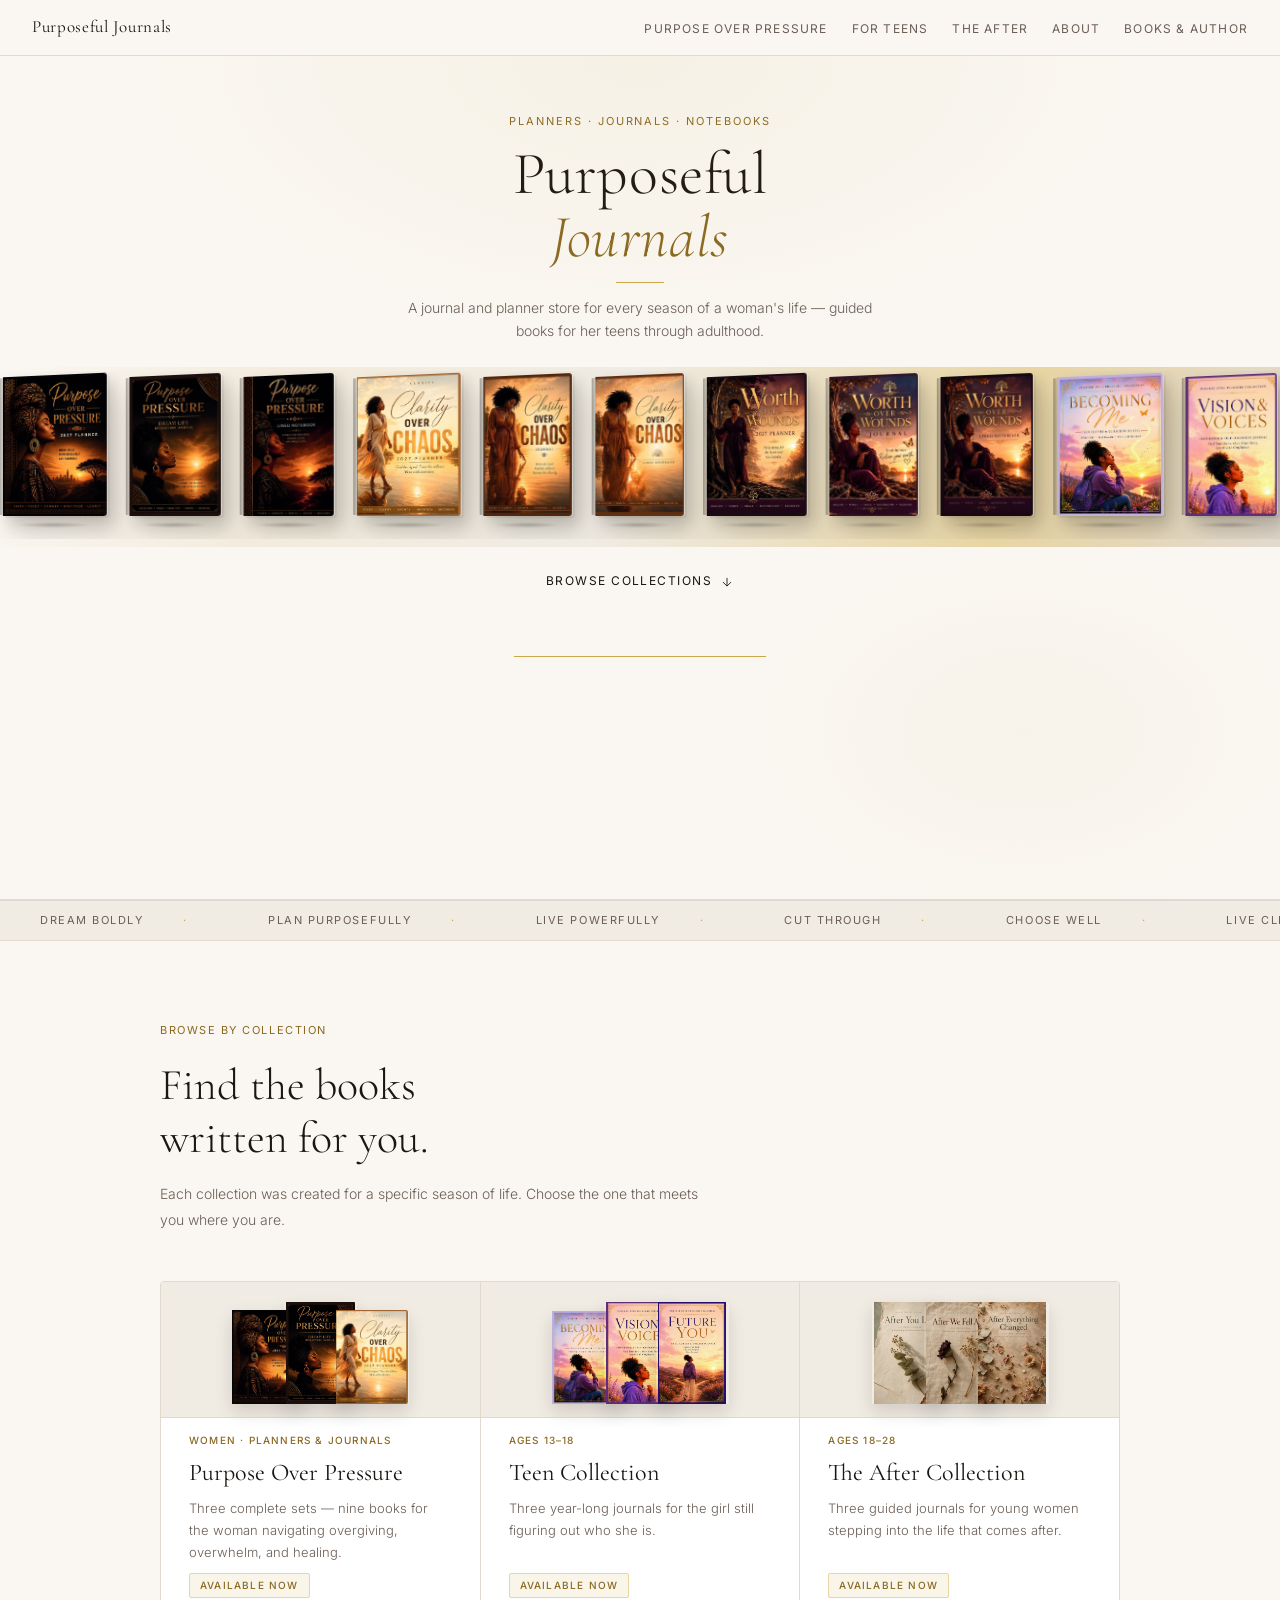
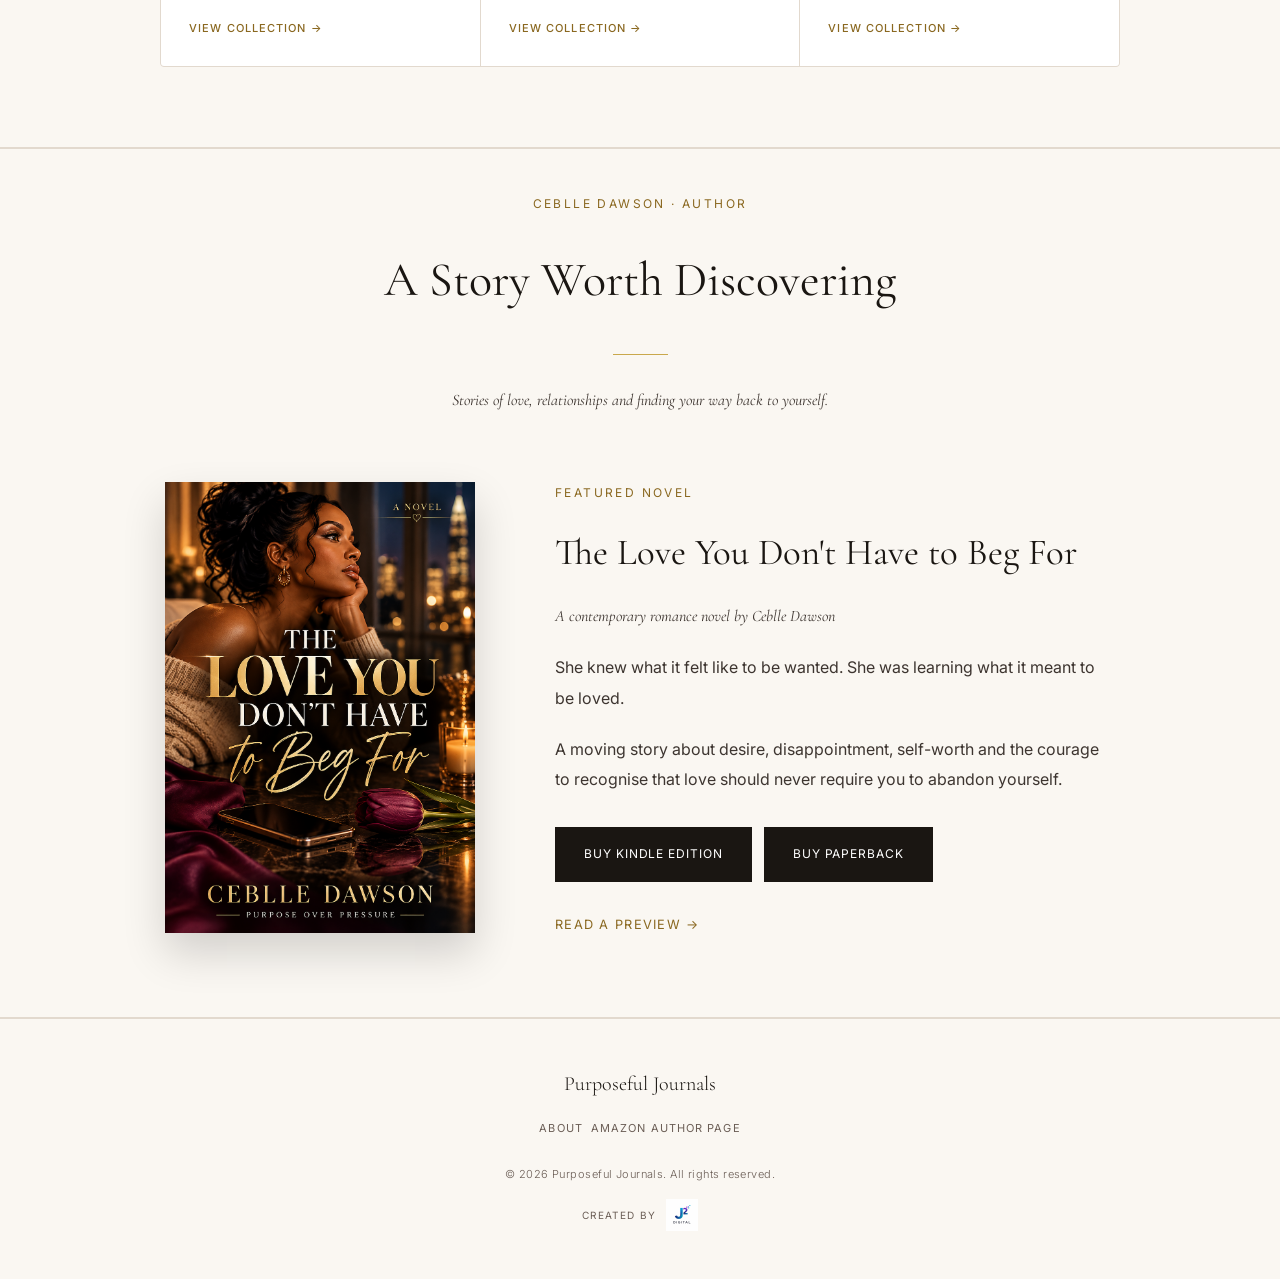
<file: index.html>
<!DOCTYPE html>
<html lang="en-US">
<head>
  <meta charset="UTF-8">
  <meta name="viewport" content="width=device-width, initial-scale=1.0">
  <title>Purposeful Journals — Guided Journals &amp; Planners</title>
  <meta name="description" content="Purposeful Journals is a journal and planner store for every season of a woman's life. Browse the Purpose Over Pressure, Teen, and After collections.">
  <link rel="icon" href="favicon.svg" type="image/svg+xml">
  <meta property="og:type" content="website">
  <meta property="og:title" content="Purposeful Journals — Guided Journals &amp; Planners">
  <meta property="og:description" content="Guided journals and planners for every season of a woman's life — from her teens through adulthood.">
  <meta property="og:image" content="assets/og-image.png">
  <meta property="og:image:width" content="1200">
  <meta property="og:image:height" content="630">
  <meta name="twitter:card" content="summary_large_image">
  <meta name="twitter:title" content="Purposeful Journals — Guided Journals &amp; Planners">
  <meta name="twitter:description" content="Guided journals and planners for every season of a woman's life — from her teens through adulthood.">
  <meta name="twitter:image" content="assets/og-image.png">
  <link rel="preconnect" href="https://fonts.googleapis.com">
  <link rel="preconnect" href="https://fonts.gstatic.com" crossorigin>
  <link href="https://fonts.googleapis.com/css2?family=Cormorant+Garamond:ital,wght@0,300;0,400;0,500;1,300;1,400&family=Inter:wght@300;400;500&display=swap" rel="stylesheet">
  <link rel="stylesheet" href="css/styles.css">
  <meta name="p:domain_verify" content="0a9fcd6961b958ea81a639761b975f62"/>
</head>
<body>

<!-- ─── NAVIGATION ─── -->
<nav id="site-nav">
  <a href="index.html" class="nav-logo">Purposeful Journals</a>
  <button type="button" class="nav-toggle" aria-expanded="false" aria-controls="nav-menu" aria-label="Open menu">
    <span class="nav-toggle-bar" aria-hidden="true"></span>
    <span class="nav-toggle-bar" aria-hidden="true"></span>
    <span class="nav-toggle-bar" aria-hidden="true"></span>
  </button>
  <ul class="nav-links" id="nav-menu">
    <li><a href="purpose-over-pressure.html">Purpose Over Pressure</a></li>
    <li><a href="teens.html">For Teens</a></li>
    <li><a href="after.html">The After</a></li>
    <li><a href="about.html">About</a></li>
    <li><a href="books-author.html">Books &amp; Author</a></li>
  </ul>
</nav>

<!-- ─── HERO ─── -->
<header class="hero">
  <div class="hero-top">
    <p class="hero-eyebrow">Planners · Journals · Notebooks</p>
    <h1 class="hero-title">Purposeful<br><em>Journals</em></h1>
    <div class="hero-rule"></div>
    <p class="hero-sub">A journal and planner store for every season of a woman's life — guided books for her teens through adulthood.</p>
  </div>

  <div class="book-showcase-banner book-showcase-banner--hero" id="showcase" aria-label="Our journals and planners">
    <div class="book-showcase-marquee">
      <div class="book-showcase-track">
      <a href="purpose-over-pressure.html#set-pop" class="book-showcase-item" title="Purpose Over Pressure 2027">
        <span class="book-showcase-book"><img src="assets/covers/pop  planner cover.jpg" alt="Purpose Over Pressure 2027" loading="eager" width="120" height="180"></span>
      </a>
      <a href="purpose-over-pressure.html#set-pop" class="book-showcase-item" title="Dream Life Reflection Journal">
        <span class="book-showcase-book"><img src="assets/covers/pop journal cover (5).jpg" alt="Dream Life Reflection Journal" loading="lazy" width="120" height="180"></span>
      </a>
      <a href="purpose-over-pressure.html#set-pop" class="book-showcase-item" title="Purpose Over Pressure Notebook">
        <span class="book-showcase-book"><img src="assets/covers/pp lined notebook cover.jpg" alt="Purpose Over Pressure Notebook" loading="lazy" width="120" height="180"></span>
      </a>
      <a href="purpose-over-pressure.html#set-coc" class="book-showcase-item" title="Clarity Over Chaos">
        <span class="book-showcase-book"><img src="assets/covers/clarity over chaos planner cover.jpg" alt="Clarity Over Chaos Planner" loading="lazy" width="120" height="180"></span>
      </a>
      <a href="purpose-over-pressure.html#set-coc" class="book-showcase-item" title="Clarity Over Chaos Journal">
        <span class="book-showcase-book"><img src="assets/covers/coc journal cover.jpg" alt="Clarity Over Chaos Journal" loading="lazy" width="120" height="180"></span>
      </a>
      <a href="purpose-over-pressure.html#set-coc" class="book-showcase-item" title="Clarity Over Chaos Notebook">
        <span class="book-showcase-book"><img src="assets/covers/coc notebook cover.jpg" alt="Clarity Over Chaos Notebook" loading="lazy" width="120" height="180"></span>
      </a>
      <a href="purpose-over-pressure.html#set-wow" class="book-showcase-item" title="Worth Over Wounds">
        <span class="book-showcase-book"><img src="assets/covers/WoW  planner cover.jpg" alt="Worth Over Wounds Planner" loading="lazy" width="120" height="180"></span>
      </a>
      <a href="purpose-over-pressure.html#set-wow" class="book-showcase-item" title="Worth Over Wounds Journal">
        <span class="book-showcase-book"><img src="assets/covers/wow journal cover.jpg" alt="Worth Over Wounds Journal" loading="lazy" width="120" height="180"></span>
      </a>
      <a href="purpose-over-pressure.html#set-wow" class="book-showcase-item" title="Worth Over Wounds Notebook">
        <span class="book-showcase-book"><img src="assets/covers/wow notebook notebook cover.jpg" alt="Worth Over Wounds Notebook" loading="lazy" width="120" height="180"></span>
      </a>
      <a href="teens.html" class="book-showcase-item" title="Becoming Me">
        <span class="book-showcase-book"><img src="assets/covers/Becoming me planner cover.jpg" alt="Becoming Me Journal" loading="lazy" width="120" height="180"></span>
      </a>
      <a href="teens.html" class="book-showcase-item" title="Vision &amp; Voices">
        <span class="book-showcase-book"><img src="assets/covers/vision & voice journal cover.jpg" alt="Vision and Voices Journal" loading="lazy" width="120" height="180"></span>
      </a>
      <a href="teens.html" class="book-showcase-item" title="Future You">
        <span class="book-showcase-book"><img src="assets/covers/future u journal cover.jpg" alt="Future You Journal" loading="lazy" width="120" height="180"></span>
      </a>
      <a href="after.html" class="book-showcase-item" title="After You Left">
        <span class="book-showcase-book"><img src="assets/covers/after you left.png" alt="After You Left Journal" loading="lazy" width="120" height="180"></span>
      </a>
      <a href="after.html" class="book-showcase-item" title="After We Fell Apart">
        <span class="book-showcase-book"><img src="assets/covers/after we fell apart.png" alt="After We Fell Apart Journal" loading="lazy" width="120" height="180"></span>
      </a>
      <a href="after.html" class="book-showcase-item" title="After Everything Changed">
        <span class="book-showcase-book"><img src="assets/covers/after everything changed.png" alt="After Everything Changed Journal" loading="lazy" width="120" height="180"></span>
      </a>
      </div>
    </div>
  </div>

  <a href="#collections" class="hero-cta">
    Browse collections
    <svg viewBox="0 0 24 24" fill="none" stroke="currentColor" stroke-width="1.5" aria-hidden="true">
      <path d="M12 5v14M5 12l7 7 7-7"/>
    </svg>
  </a>
</header>

<!-- ─── MARQUEE ─── -->
<div class="marquee-wrap" aria-hidden="true">
  <div class="marquee-track">
    <span>Dream Boldly</span>
    <span>Plan Purposefully</span>
    <span>Live Powerfully</span>
    <span>Cut Through</span>
    <span>Choose Well</span>
    <span>Live Clearly</span>
    <span>Heal</span>
    <span>Rise</span>
    <span>Reclaim What's Yours</span>
    <span>Dream Boldly</span>
    <span>Plan Purposefully</span>
    <span>Live Powerfully</span>
    <span>Cut Through</span>
    <span>Choose Well</span>
    <span>Live Clearly</span>
    <span>Heal</span>
    <span>Rise</span>
    <span>Reclaim What's Yours</span>
  </div>
</div>

<!-- ─── COLLECTIONS HUB ─── -->
<section class="collections-hub" id="collections">
  <div class="section-inner">
    <div class="collections-hub-intro">
      <p class="intro-label">Browse by collection</p>
      <h2 class="intro-heading">Find the books<br>written for you.</h2>
      <p class="guide-lead">Each collection was created for a specific season of life. Choose the one that meets you where you are.</p>
    </div>
    <div class="collection-nav-grid">
      <a href="purpose-over-pressure.html" class="collection-nav-card">
        <div class="collection-nav-covers" aria-hidden="true">
          <img src="assets/covers/pop  planner cover.jpg" alt="" class="collection-nav-cover" loading="lazy" width="80" height="120">
          <img src="assets/covers/pop journal cover (5).jpg" alt="" class="collection-nav-cover" loading="lazy" width="80" height="120">
          <img src="assets/covers/clarity over chaos planner cover.jpg" alt="" class="collection-nav-cover" loading="lazy" width="80" height="120">
        </div>
        <span class="collection-nav-ages">Women · Planners &amp; journals</span>
        <h3 class="collection-nav-name">Purpose Over Pressure</h3>
        <p class="collection-nav-desc">Three complete sets — nine books for the woman navigating overgiving, overwhelm, and healing.</p>
        <span class="collection-nav-status live">Available now</span>
        <span class="guide-link">View collection <span aria-hidden="true">→</span></span>
      </a>
      <a href="teens.html" class="collection-nav-card">
        <div class="collection-nav-covers" aria-hidden="true">
          <img src="assets/covers/Becoming me planner cover.jpg" alt="" class="collection-nav-cover" loading="lazy" width="80" height="120">
          <img src="assets/covers/vision & voice journal cover.jpg" alt="" class="collection-nav-cover" loading="lazy" width="80" height="120">
          <img src="assets/covers/future u journal cover.jpg" alt="" class="collection-nav-cover" loading="lazy" width="80" height="120">
        </div>
        <span class="collection-nav-ages">Ages 13–18</span>
        <h3 class="collection-nav-name">Teen Collection</h3>
        <p class="collection-nav-desc">Three year-long journals for the girl still figuring out who she is.</p>
        <span class="collection-nav-status live">Available now</span>
        <span class="guide-link">View collection <span aria-hidden="true">→</span></span>
      </a>
      <a href="after.html" class="collection-nav-card">
        <div class="collection-nav-covers" aria-hidden="true">
          <img src="assets/covers/after you left.png" alt="" class="collection-nav-cover" loading="lazy" width="80" height="120">
          <img src="assets/covers/after we fell apart.png" alt="" class="collection-nav-cover" loading="lazy" width="80" height="120">
          <img src="assets/covers/after everything changed.png" alt="" class="collection-nav-cover" loading="lazy" width="80" height="120">
        </div>
        <span class="collection-nav-ages">Ages 18–28</span>
        <h3 class="collection-nav-name">The After Collection</h3>
        <p class="collection-nav-desc">Three guided journals for young women stepping into the life that comes after.</p>
        <span class="collection-nav-status live">Available now</span>
        <span class="guide-link">View collection <span aria-hidden="true">→</span></span>
      </a>
    </div>
  </div>
</section>


<!-- FEATURED AUTHOR BOOK -->
<section class="featured-author-book">
  <div class="featured-author-inner">

    <div class="featured-author-heading">
      <span>CEBLLE DAWSON · AUTHOR</span>
      <h2>A Story Worth Discovering</h2>
      <div class="gold-divider"></div>
      <p>Stories of love, relationships and finding your way back to yourself.</p>
    </div>

    <div class="featured-book-content">

      <div class="featured-book-cover">
        <img
          src="assets/covers/The_Love_You_Dont_Have_to_Beg_For front cover.png"
          alt="The Love You Don't Have to Beg For by Ceblle Dawson">
      </div>

      <div class="featured-book-details">
        <span class="book-label">FEATURED NOVEL</span>

        <h3>The Love You Don't Have to Beg For</h3>

        <p class="book-subtitle">
          A contemporary romance novel by Ceblle Dawson
        </p>

        <p>
          She knew what it felt like to be wanted.
          She was learning what it meant to be loved.
        </p>

        <p>
          A moving story about desire, disappointment,
          self-worth and the courage to recognise that
          love should never require you to abandon yourself.
        </p>

        <div class="amazon-book-links">
          <a href="https://amzn.eu/d/02Kr270i"
             class="featured-book-button"
             target="_blank" rel="noopener noreferrer">
            BUY KINDLE EDITION
          </a>

          <a href="https://amzn.eu/d/0617toXT"
             class="featured-book-button"
             target="_blank" rel="noopener noreferrer">
            BUY PAPERBACK
          </a>
      
        </div>

        <div class="featured-book-links">
          <a href="book-preview.html" class="author-link">
              READ A PREVIEW →
          </a>
      </div>

    
      
    </div>
  </div>
</section>


<!-- ─── FOOTER ─── -->
<footer>
  <p class="footer-logo">Purposeful Journals</p>
  <ul class="footer-links">
    <li><a href="about.html">About</a></li>
    <li><a href="https://www.amazon.com/author/ceblledawson" target="_blank" rel="noopener noreferrer">Amazon Author Page</a></li>
  </ul>
  <div class="footer-bottom">
    <p class="footer-copy">&copy; <span id="year"></span> Purposeful Journals. All rights reserved.</p>
    <div class="footer-credit">
      <span class="footer-credit-label">Created by</span>
      <img src="assets/j2-logo.jpeg" alt="J2 Digital" class="footer-j2-logo" width="120" height="48" loading="lazy">
    </div>
  </div>
</footer>

<script src="js/script.js"></script>
</body>
</html>
</file>
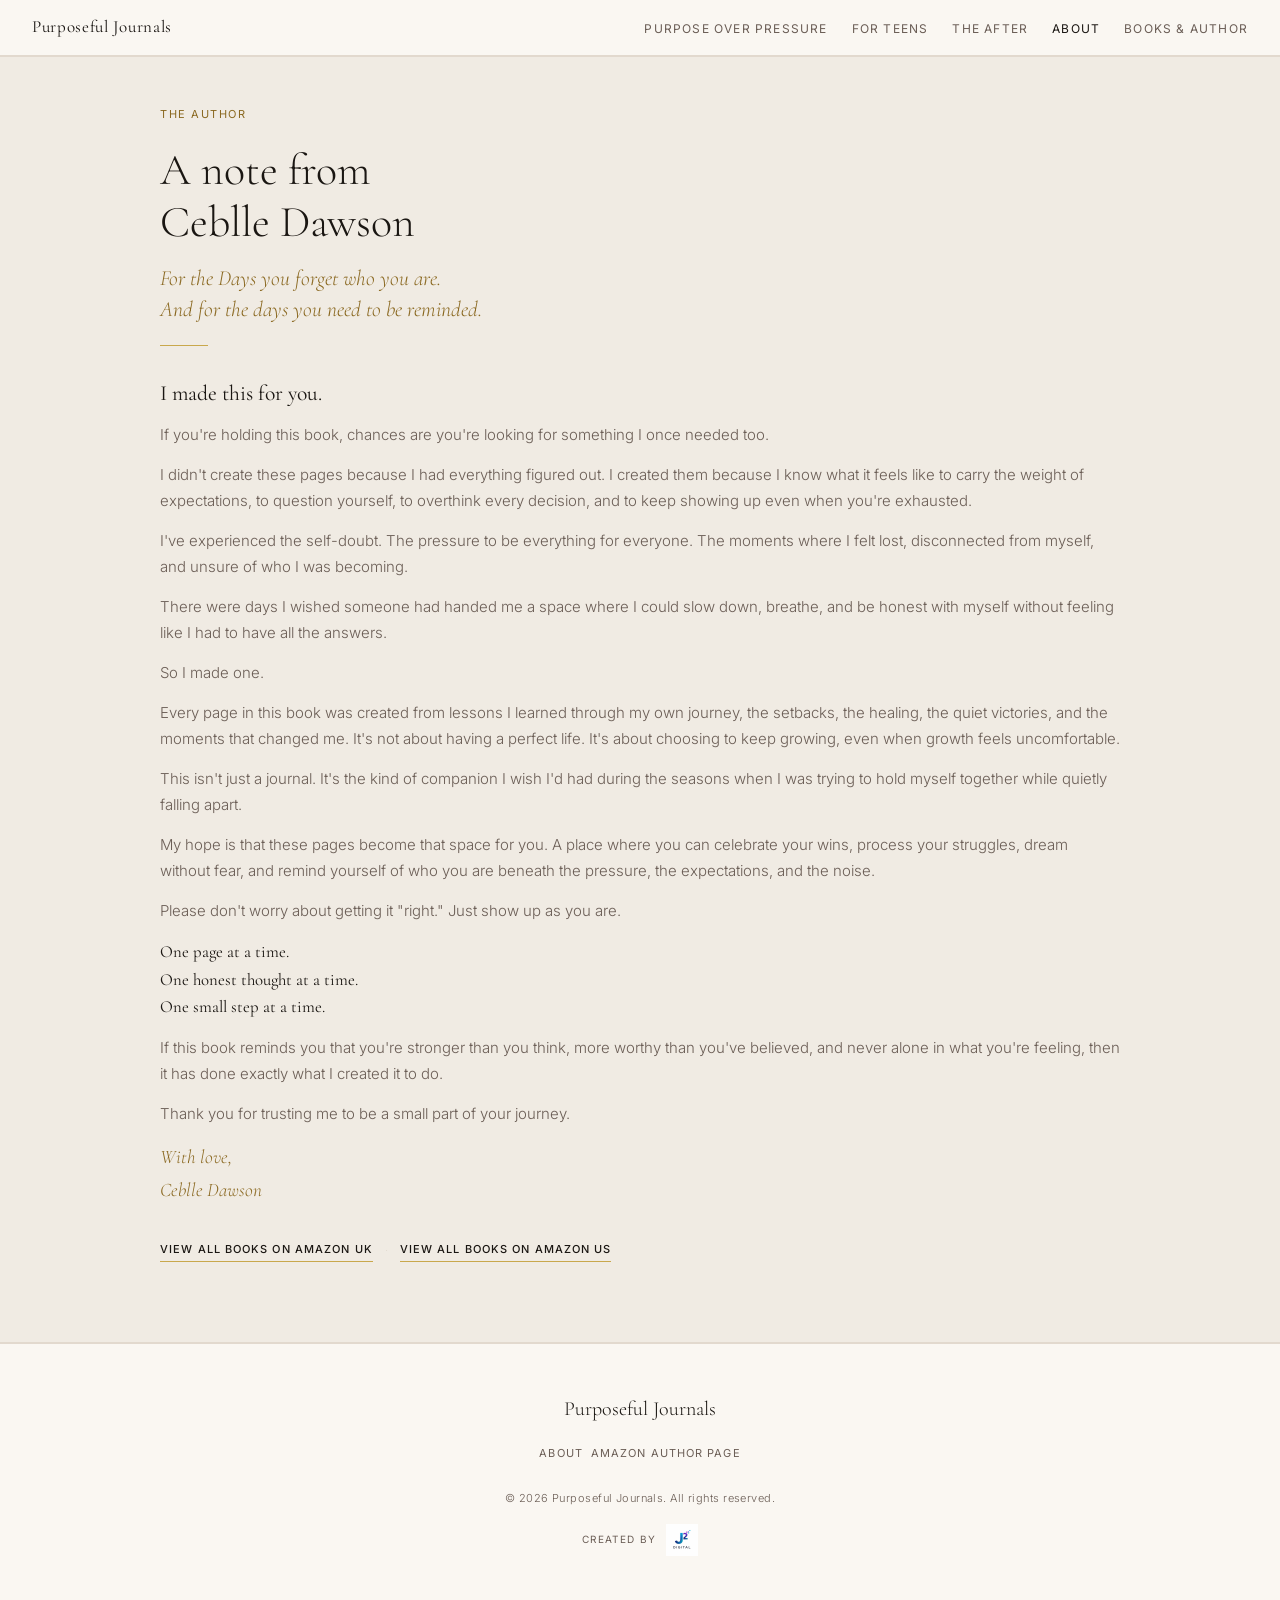
<file: about.html>
<!DOCTYPE html>
<html lang="en-US">
<head>
  <meta charset="UTF-8">
  <meta name="viewport" content="width=device-width, initial-scale=1.0">
  <title>About Ceblle Dawson | Purposeful Journals</title>
  <meta name="description" content="A note from Ceblle Dawson, author of the Purposeful Journals collection — guided planners and journals for every season of a woman's life.">
  <link rel="icon" href="favicon.svg" type="image/svg+xml">
  <meta property="og:type" content="website">
  <meta property="og:title" content="About Ceblle Dawson | Purposeful Journals">
  <meta property="og:description" content="A note from Ceblle Dawson, author of the Purposeful Journals collection — guided planners and journals for every season of a woman's life.">
  <meta property="og:image" content="assets/og-image.png">
  <meta property="og:image:width" content="1200">
  <meta property="og:image:height" content="630">
  <meta name="twitter:card" content="summary_large_image">
  <meta name="twitter:image" content="assets/og-image.png">
  <link rel="preconnect" href="https://fonts.googleapis.com">
  <link rel="preconnect" href="https://fonts.gstatic.com" crossorigin>
  <link href="https://fonts.googleapis.com/css2?family=Cormorant+Garamond:ital,wght@0,300;0,400;0,500;1,300;1,400&family=Inter:wght@300;400;500&display=swap" rel="stylesheet">
  <link rel="stylesheet" href="css/styles.css">
</head>
<body>

<nav id="site-nav">
  <a href="index.html" class="nav-logo">Purposeful Journals</a>
  <button type="button" class="nav-toggle" aria-expanded="false" aria-controls="nav-menu" aria-label="Open menu">
    <span class="nav-toggle-bar" aria-hidden="true"></span>
    <span class="nav-toggle-bar" aria-hidden="true"></span>
    <span class="nav-toggle-bar" aria-hidden="true"></span>
  </button>
  <ul class="nav-links" id="nav-menu">
    <li><a href="purpose-over-pressure.html">Purpose Over Pressure</a></li>
    <li><a href="teens.html">For Teens</a></li>
    <li><a href="after.html">The After</a></li>
    <li><a href="about.html" aria-current="page">About</a></li>
    <li><a href="books-author.html">Books & Author</a></li>
  </ul>
</nav>

<section class="author-section page-top" id="about">
  <div class="section-inner author-inner">
    <header class="author-header">
      <p class="intro-label">The Author</p>
      <h2 class="intro-heading">A note from<br>Ceblle Dawson</h2>
      <p class="author-tagline">For the Days you forget who you are.<br>And for the days you need to be reminded.</p>
      <div class="hero-rule author-rule" aria-hidden="true"></div>
    </header>
    <div class="author-body">
      <p class="author-lead">I made this for you.</p>
      <p>If you're holding this book, chances are you're looking for something I once needed too.</p>
      <p>I didn't create these pages because I had everything figured out. I created them because I know what it feels like to carry the weight of expectations, to question yourself, to overthink every decision, and to keep showing up even when you're exhausted.</p>
      <p>I've experienced the self-doubt. The pressure to be everything for everyone. The moments where I felt lost, disconnected from myself, and unsure of who I was becoming.</p>
      <p>There were days I wished someone had handed me a space where I could slow down, breathe, and be honest with myself without feeling like I had to have all the answers.</p>
      <p>So I made one.</p>
      <p>Every page in this book was created from lessons I learned through my own journey, the setbacks, the healing, the quiet victories, and the moments that changed me. It's not about having a perfect life. It's about choosing to keep growing, even when growth feels uncomfortable.</p>
      <p>This isn't just a journal. It's the kind of companion I wish I'd had during the seasons when I was trying to hold myself together while quietly falling apart.</p>
      <p>My hope is that these pages become that space for you. A place where you can celebrate your wins, process your struggles, dream without fear, and remind yourself of who you are beneath the pressure, the expectations, and the noise.</p>
      <p>Please don't worry about getting it "right." Just show up as you are.</p>
      <p class="author-steps">One page at a time.<br>One honest thought at a time.<br>One small step at a time.</p>
      <p>If this book reminds you that you're stronger than you think, more worthy than you've believed, and never alone in what you're feeling, then it has done exactly what I created it to do.</p>
      <p>Thank you for trusting me to be a small part of your journey.</p>
      <p class="author-signoff">With love,<br>Ceblle Dawson</p>
      <div class="author-amazon-links">
        <a href="https://www.amazon.co.uk/stores/author/B0H4ZYTNCH" target="_blank" rel="noopener noreferrer">View all books on Amazon UK</a>
        <span class="author-amazon-divider" aria-hidden="true">·</span>
        <a href="https://www.amazon.com/author/ceblledawson" target="_blank" rel="noopener noreferrer">View all books on Amazon US</a>
      </div>
    </div>
  </div>
</section>

<footer>
  <p class="footer-logo">Purposeful Journals</p>
  <ul class="footer-links">
    <li><a href="about.html">About</a></li>
    <li><a href="https://www.amazon.com/author/ceblledawson" target="_blank" rel="noopener noreferrer">Amazon Author Page</a></li>
  </ul>
  <div class="footer-bottom">
    <p class="footer-copy">&copy; <span id="year"></span> Purposeful Journals. All rights reserved.</p>
    <div class="footer-credit">
      <span class="footer-credit-label">Created by</span>
      <img src="assets/j2-logo.jpeg" alt="J2 Digital" class="footer-j2-logo" width="120" height="48" loading="lazy">
    </div>
  </div>
</footer>

<script src="js/script.js"></script>
</body>
</html>
</file>
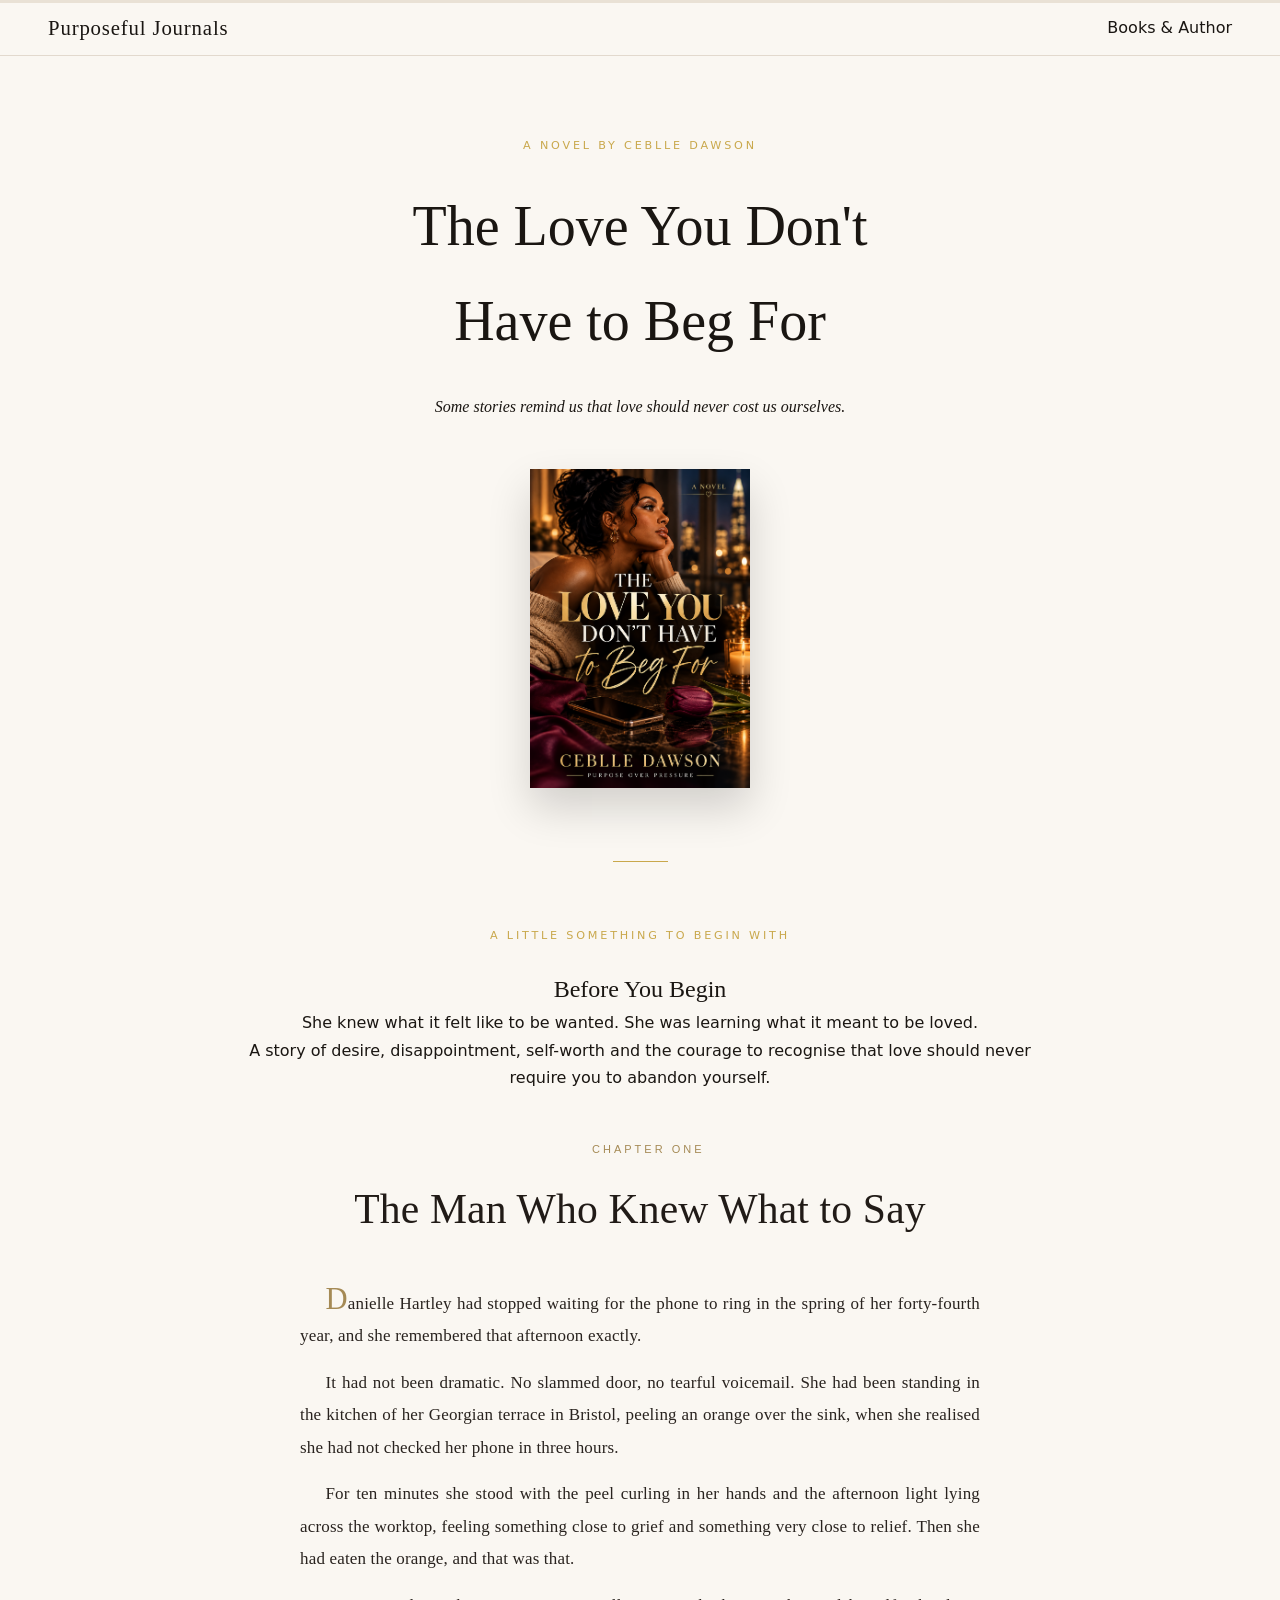
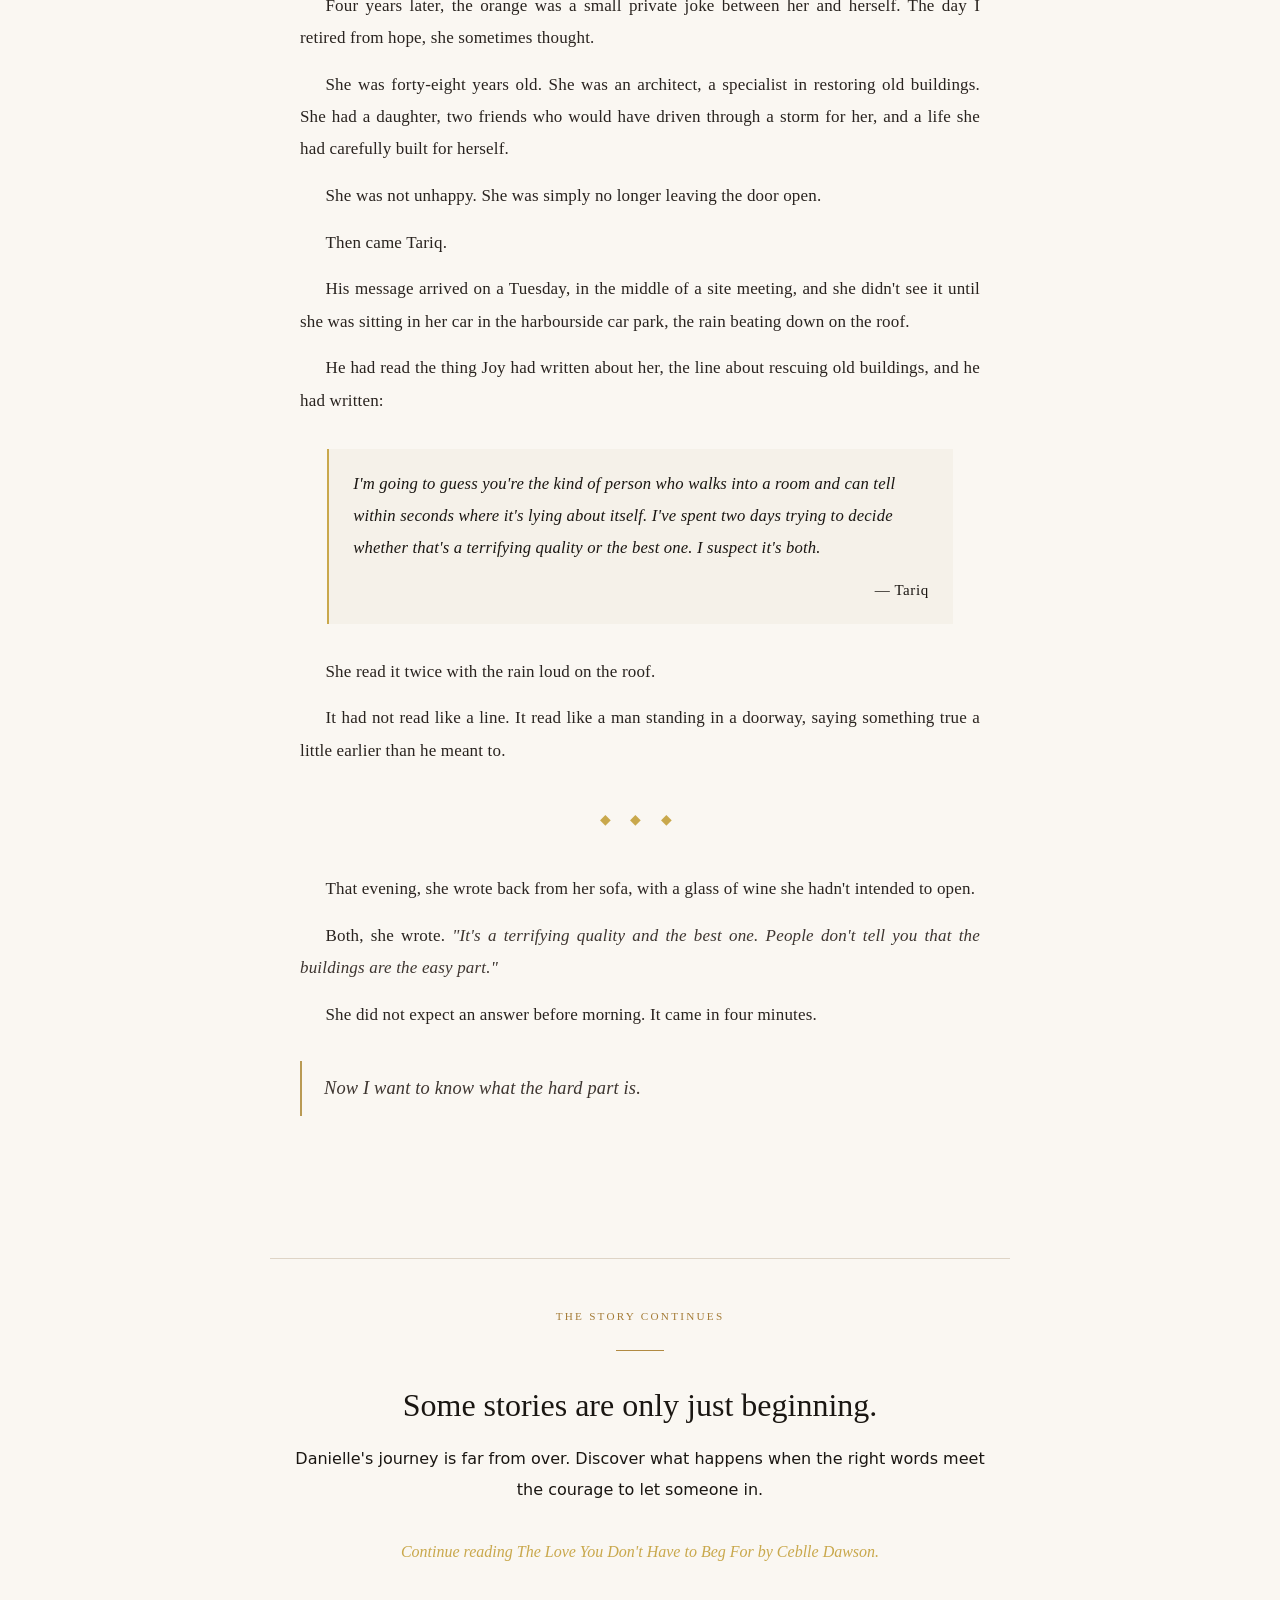
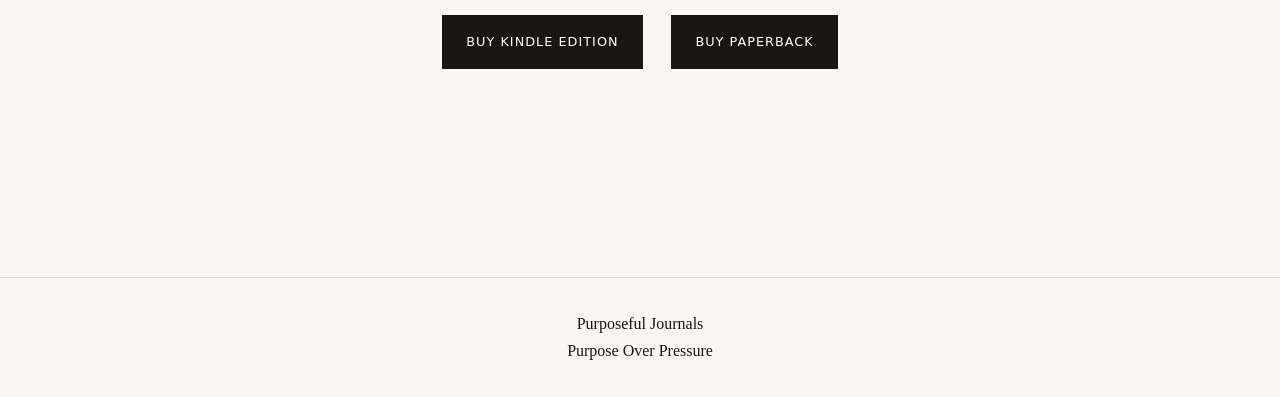
<file: book-preview.html>
<!DOCTYPE html>
<html lang="en-GB">
<head>
    <meta charset="UTF-8">
    <meta name="viewport" content="width=device-width, initial-scale=1.0">
    <title>Read an Excerpt | The Love You Don't Have to Beg For</title>
    <link rel="stylesheet" href="css/styles.css">
</head>

<body>

    <div class="reading-progress-track">
        <div class="reading-progress-fill" id="readingProgress"></div>
    </div>
    
<nav class="preview-nav">
    <a href="index.html" class="nav-logo">Purposeful Journals</a>
    <a href="books-author.html">Books & Author</a>
</nav>

<main class="book-preview-page">

    <p class="preview-label">A NOVEL BY CEBLLE DAWSON</p>

    <h1>The Love You Don't<br>Have to Beg For</h1>

    <p class="preview-intro">
        Some stories remind us that love should never cost us ourselves.
    </p>

    <img
        src="assets/covers/The_Love_You_Dont_Have_to_Beg_For front cover.png"
        alt="The Love You Don't Have to Beg For by Ceblle Dawson"
        class="preview-cover">

    <div class="preview-divider"></div>

    <p class="preview-label">A LITTLE SOMETHING TO BEGIN WITH</p>

    <h2>Before You Begin</h2>

    <p>
        She knew what it felt like to be wanted.
        She was learning what it meant to be loved.
    </p>

    <p>
        A story of desire, disappointment, self-worth
        and the courage to recognise that love should
        never require you to abandon yourself.
    </p>

    <div class="preview-chapter">

        <p class="preview-label">CHAPTER ONE</p>

        <h2>The Man Who Knew What to Say</h2>

        <!-- INSERT YOUR APPROVED OPENING EXCERPT HERE -->

        
            
<p>
    Danielle Hartley had stopped waiting for the phone to ring in the spring of her forty-fourth year, and she remembered that afternoon exactly.
    </p>
    
    <p>
    It had not been dramatic. No slammed door, no tearful voicemail. She had been standing in the kitchen of her Georgian terrace in Bristol, peeling an orange over the sink, when she realised she had not checked her phone in three hours.
    </p>
    
    <p>
    For ten minutes she stood with the peel curling in her hands and the afternoon light lying across the worktop, feeling something close to grief and something very close to relief. Then she had eaten the orange, and that was that.
    </p>
    
    <p>
    Four years later, the orange was a small private joke between her and herself. The day I retired from hope, she sometimes thought.
    </p>
    
    <p>
    She was forty-eight years old. She was an architect, a specialist in restoring old buildings. She had a daughter, two friends who would have driven through a storm for her, and a life she had carefully built for herself.
    </p>
    
    <p>
    She was not unhappy. She was simply no longer leaving the door open.
    </p>
    
    <p>
    Then came Tariq.
    </p>
    
    <p>
    His message arrived on a Tuesday, in the middle of a site meeting, and she didn't see it until she was sitting in her car in the harbourside car park, the rain beating down on the roof.
    </p>
    
    <p>
    He had read the thing Joy had written about her, the line about rescuing old buildings, and he had written:
    </p>
    
    <blockquote class="preview-message">
        I'm going to guess you're the kind of person who walks into a room and can tell within seconds where it's lying about itself. I've spent two days trying to decide whether that's a terrifying quality or the best one. I suspect it's both.
        
        <span class="message-signature">— Tariq</span>
        </blockquote>
    
    <p>
    She read it twice with the rain loud on the roof.
    </p>
    
    <p>
    It had not read like a line. It read like a man standing in a doorway, saying something true a little earlier than he meant to.
    </p>
    <div class="scene-break">
        <span>◆ ◆ ◆</span>
    </div>
    <p>
    That evening, she wrote back from her sofa, with a glass of wine she hadn't intended to open.
    </p>
    
    <p class="preview-reply">
        Both, she wrote. 
        <span class="preview-reply-text">
        "It's a terrifying quality and the best one. People don't tell you that the buildings are the easy part."
        </span>
        </p>
    
    

    <p>
        She did not expect an answer before morning. It came in four minutes.
    </p>
    
    <blockquote class="preview-quote">
        Now I want to know what the hard part is.
    </blockquote>
    
    </div>
    
  
        

    <div class="preview-ending">

        <span class="preview-ending-label">
            THE STORY CONTINUES
        </span>
    
        <div class="preview-ending-divider"></div>
    
        <h2>Some stories are only just beginning.</h2>
    
        <p>
            Danielle's journey is far from over.
            Discover what happens when the right words
            meet the courage to let someone in.
        </p>
    
        <p class="preview-ending-note">
            Continue reading
            <em>The Love You Don't Have to Beg For</em>
            by Ceblle Dawson.
        </p>
    
        
<div class="preview-ending-buttons">

    <a href="https://amzn.eu/d/0617toxT"
       target="_blank"
       rel="noopener noreferrer"
       class="preview-button">
        BUY KINDLE EDITION
    </a>

    <a href="https://amzn.eu/d/02Kr270i"
       target="_blank"
       rel="noopener noreferrer"
       class="preview-button">
        BUY PAPERBACK
    </a>

</div>

    
    </div>
    

</div>

 
</main>

<footer class="preview-footer">
    Purposeful Journals
    <p>Purpose Over Pressure</p>
</footer>

<script>
    document.addEventListener("scroll", function () {
        const scrollTop = window.scrollY;
        const pageHeight =
            document.documentElement.scrollHeight - window.innerHeight;
    
        const progress = pageHeight > 0
            ? (scrollTop / pageHeight) * 100
            : 0;
    
        document.getElementById("readingProgress").style.width =
            progress + "%";
    });
    </script>
  
<button id="backToTop" aria-label="Back to top">
    ↑
</button>
  
<script>
    const backToTop = document.getElementById("backToTop");
    
    window.addEventListener("scroll", function () {
        if (window.scrollY > 400) {
            backToTop.classList.add("visible");
        } else {
            backToTop.classList.remove("visible");
        }
    });
    
    backToTop.addEventListener("click", function () {
        window.scrollTo({
            top: 0,
            behavior: "smooth"
        });
    });
    </script>
 
</body>
</html>
</file>
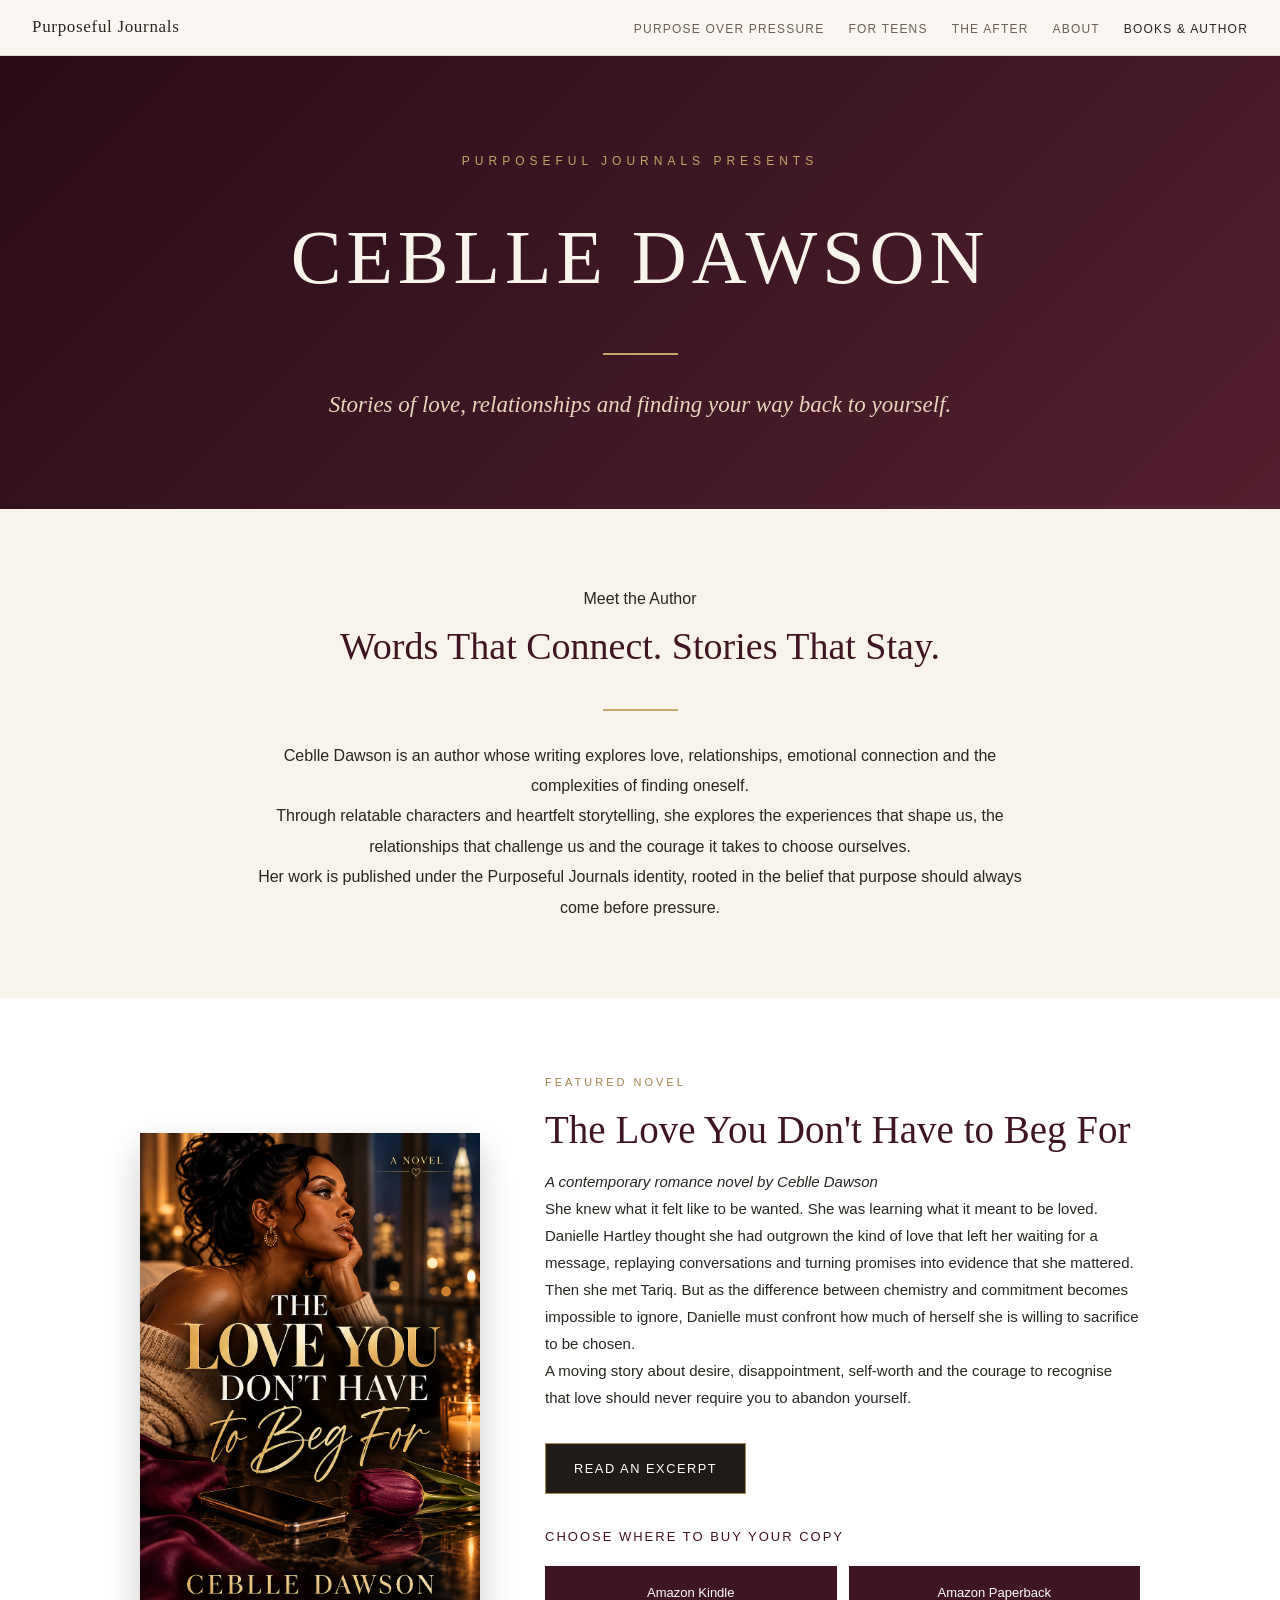
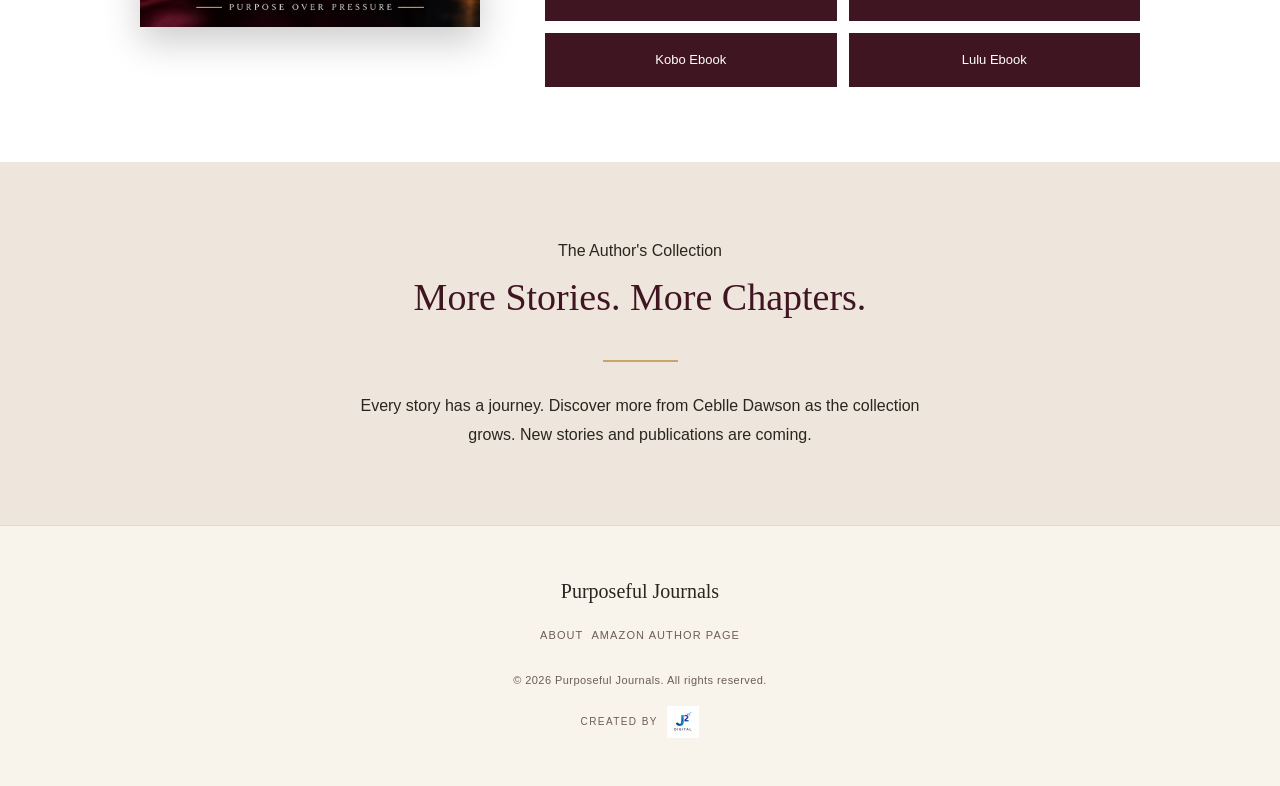
<file: books-author.html>
<!DOCTYPE html>
<html lang="en">
<head>
<meta charset="UTF-8">
<meta name="viewport" content="width=device-width, initial-scale=1.0">

<title>Ceblle Dawson | Author | Purposeful Journals</title>

<meta name="description" content="Discover contemporary romance and heartfelt stories by author Ceblle Dawson. Explore The Love You Don't Have to Beg For.">

<link rel="stylesheet" href="css/styles.css">

<style>
:root {
  --burgundy: #401522;
  --deep-burgundy: #280c17;
  --gold: #c6a568;
  --cream: #f8f3eb;
  --ink: #29251f;
}

body {
  margin: 0;
  color: var(--ink);
  background: var(--cream);
  font-family: 'Inter', sans-serif;
}

.author-hero {
  background: linear-gradient(135deg, #280c17, #54202f);
  color: var(--cream);
  text-align: center;
  padding: 95px 24px 85px;
}

.author-hero .eyebrow {
  color: var(--gold);
  letter-spacing: 5px;
  font-size: 12px;
  text-transform: uppercase;
}

.author-hero h1 {
  font-family: 'Cormorant Garamond', Georgia, serif;
  font-size: clamp(42px, 7vw, 76px);
  font-weight: 400;
  letter-spacing: 5px;
  margin: 22px 0 12px;
}

.author-hero .tagline {
  font-family: 'Cormorant Garamond', Georgia, serif;
  font-size: 23px;
  font-style: italic;
  color: #e8d5bb;
}

.gold-line {
  width: 75px;
  height: 2px;
  background: var(--gold);
  margin: 30px auto;
}

.author-intro {
  max-width: 850px;
  margin: auto;
  padding: 75px 25px;
  text-align: center;
}

.author-intro h2,
.featured-book h2,
.future-books h2 {
  font-family: 'Cormorant Garamond', Georgia, serif;
  color: var(--burgundy);
  font-size: 38px;
  font-weight: 500;
}

.author-intro p {
  line-height: 1.9;
  font-size: 16px;
}

.featured-book {
  background: #fff;
  padding: 75px 25px;
}

.book-layout {
  max-width: 1000px;
  margin: auto;
  display: grid;
  grid-template-columns: 340px 1fr;
  gap: 65px;
  align-items: center;
}

.book-cover {
  width: 100%;
  max-width: 340px;
  height: auto;
  display: block;
  box-shadow: 0 15px 35px rgba(0,0,0,.2);
}

.book-details .eyebrow {
  color: #a1824c;
  text-transform: uppercase;
  letter-spacing: 3px;
  font-size: 11px;
}

.book-details h2 {
  font-size: 39px;
  line-height: 1.15;
  margin: 15px 0;
}

.book-details p {
  line-height: 1.8;
  font-size: 15px;
}

.purchase-heading {
  margin-top: 30px;
  font-size: 13px;
  text-transform: uppercase;
  letter-spacing: 2px;
  color: var(--burgundy);
}

.purchase-links {
  display: grid;
  grid-template-columns: 1fr 1fr;
  gap: 12px;
  margin-top: 18px;
}

.purchase-links a {
  display: block;
  padding: 15px 10px;
  text-align: center;
  text-decoration: none;
  background: var(--burgundy);
  color: white;
  border: 1px solid var(--burgundy);
  font-size: 13px;
  transition: .25s;
}

.purchase-links a:hover {
  background: var(--gold);
  border-color: var(--gold);
  color: #280c17;
}

.future-books {
  text-align: center;
  padding: 75px 25px;
  background: #eee6dc;
}

.future-books p {
  line-height: 1.8;
  max-width: 600px;
  margin: auto;
}

.author-footer {
  text-align: center;
  padding: 35px 20px;
  background: var(--deep-burgundy);
  color: #e8d5bb;
  font-size: 13px;
}

.author-footer a {
  color: var(--gold);
  text-decoration: none;
}

@media(max-width: 700px) {
  .book-layout {
    grid-template-columns: 1fr;
    gap: 35px;
    text-align: center;
  }

  .book-cover {
    max-width: 250px;
    margin: auto;
  }

  .purchase-links {
    grid-template-columns: 1fr;
  }

  .author-intro h2,
  .featured-book h2,
  .future-books h2 {
    font-size: 32px;
  }
}
</style>
</head>

<body>

<!-- NAVIGATION -->

<!-- NAVIGATION -->
<nav id="site-nav">
    <a href="index.html" class="nav-logo">Purposeful Journals</a>
  
    <button type="button" class="nav-toggle"
      aria-expanded="false"
      aria-controls="nav-menu"
      aria-label="Open menu">
      <span class="nav-toggle-bar" aria-hidden="true"></span>
      <span class="nav-toggle-bar" aria-hidden="true"></span>
      <span class="nav-toggle-bar" aria-hidden="true"></span>
    </button>
  
    <ul class="nav-links" id="nav-menu">
      <li><a href="purpose-over-pressure.html">Purpose Over Pressure</a></li>
      <li><a href="teens.html">For Teens</a></li>
      <li><a href="after.html">The After</a></li>
      <li><a href="about.html">About</a></li>
      <li><a href="books-author.html" aria-current="page">Books &amp; Author</a></li>
    </ul>
  </nav>
  

<!-- AUTHOR HERO -->
<header class="author-hero">
  <p class="eyebrow">Purposeful Journals Presents</p>
  <h1>CEBLLE DAWSON</h1>
  <div class="gold-line"></div>
  <p class="tagline">
    Stories of love, relationships and finding your way back to yourself.
  </p>
</header>

<!-- AUTHOR INTRODUCTION -->
<section class="author-intro">
  <p class="eyebrow">Meet the Author</p>
  <h2>Words That Connect. Stories That Stay.</h2>
  <div class="gold-line"></div>

  <p>
    Ceblle Dawson is an author whose writing explores love,
    relationships, emotional connection and the complexities
    of finding oneself.
  </p>

  <p>
    Through relatable characters and heartfelt storytelling,
    she explores the experiences that shape us, the relationships
    that challenge us and the courage it takes to choose ourselves.
  </p>

  <p>
    Her work is published under the Purposeful Journals identity,
    rooted in the belief that purpose should always come before pressure.
  </p>
</section>

<!-- FEATURED BOOK -->
<section class="featured-book">
  <div class="book-layout">

    <div>
        <img
        src="assets/covers/The_Love_You_Dont_Have_to_Beg_For front cover.png"
        alt="The Love You Don't Have to Beg For by Ceblle Dawson"
        class="book-cover">
    </div>

    <div class="book-details">
      <p class="eyebrow">Featured Novel</p>

      <h2>The Love You Don't Have to Beg For</h2>

      <p><em>A contemporary romance novel by Ceblle Dawson</em></p>

      <p>
        She knew what it felt like to be wanted.
        She was learning what it meant to be loved.
      </p>

      <p>
        Danielle Hartley thought she had outgrown the kind of love
        that left her waiting for a message, replaying conversations
        and turning promises into evidence that she mattered.
      </p>

      <p>
        Then she met Tariq. But as the difference between chemistry
        and commitment becomes impossible to ignore, Danielle must
        confront how much of herself she is willing to sacrifice
        to be chosen.
      </p>

      <p>
        A moving story about desire, disappointment, self-worth
        and the courage to recognise that love should never
        require you to abandon yourself.
      </p>
      <div class="excerpt-link">
        <a href="book-preview.html" class="excerpt-button">
            READ AN EXCERPT
        </a>
    </div>
      <div class="purchase-heading">Choose where to buy your copy</div>

      <div class="purchase-links">
        <a href="https://amzn.eu/d/0617toxT" target="_blank" rel="noopener">
          Amazon Kindle
        </a>

        <a href="https://amzn.eu/d/02Kr270i" target="_blank" rel="noopener">
          Amazon Paperback
        </a>

        <a href="https://www.kobo.com/gb/en/ebook/the-love-you-don-t-have-to-beg-for" target="_blank" rel="noopener">
          Kobo Ebook
        </a>

        <a href="https://www.lulu.com/shop/ceblle-dawson/the-love-you-dont-have-to-beg-for/ebook/product-dyq6d75.html" target="_blank" rel="noopener">
          Lulu Ebook
        </a>
      </div>
    </div>

  </div>
</section>

<!-- FUTURE BOOKS -->
<section class="future-books">
  <p class="eyebrow">The Author's Collection</p>
  <h2>More Stories. More Chapters.</h2>
  <div class="gold-line"></div>

  <p>
    Every story has a journey. Discover more from Ceblle Dawson
    as the collection grows. New stories and publications are coming.
  </p>
</section>

<!-- FOOTER -->

<footer>
  <p class="footer-logo">Purposeful Journals</p>
  <ul class="footer-links">
      <li><a href="about.html">About</a></li>
      <li><a href="https://www.amazon.com/author/ceblledawson" target="_blank" rel="noopener noreferrer">Amazon Author Page</a></li>
  </ul>
  <div class="footer-bottom">
    <p class="footer-copy">&copy; 2026 Purposeful Journals. All rights reserved.</p>
      <div class="footer-credit">
          <span class="footer-credit-label">Created by</span>
          <img src="assets/j2-logo.jpeg" alt="J2 Digital" class="footer-j2-logo" width="120" height="48" loading="lazy">
      </div>
  </div>
</footer>


</body>
</html>
</file>
<file: css/styles.css>
*, *::before, *::after { box-sizing: border-box; margin: 0; padding: 0; }

:root {
  --gold: #C9A84C;
  --gold-light: #E8D5A3;
  --gold-dark: #8A6820;
  --ink: #1A1612;
  --ink-mid: #3D3530;
  --ink-soft: #6B5E56;
  --cream: #FAF7F2;
  --cream-mid: #F0EBE3;
  --cream-dark: #E2D9CE;
  --white: #FFFFFF;
  --font-display: 'Cormorant Garamond', Georgia, serif;
  --font-body: 'Inter', system-ui, sans-serif;
  --nav-height: 56px;
  --scroll-gap: 2rem;
  --scroll-offset: calc(var(--nav-height) + var(--scroll-gap));
}

html {
  scroll-behavior: smooth;
  scroll-padding-top: var(--scroll-offset);
}

#collections,
#showcase,
#purpose-over-pressure,
#teens,
#after,
#about,
.set[id] {
  scroll-margin-top: var(--scroll-offset);
}

body {
  font-family: var(--font-body);
  background: var(--cream);
  color: var(--ink);
  font-size: 16px;
  line-height: 1.7;
  -webkit-font-smoothing: antialiased;
}

/* ─── NAV ─── */
nav {
  position: sticky;
  top: 0;
  z-index: 100;
  background: rgba(250, 247, 242, 0.92);
  backdrop-filter: blur(8px);
  border-bottom: 0.5px solid var(--cream-dark);
  padding: 0 2rem;
  height: 56px;
  display: flex;
  align-items: center;
  justify-content: space-between;
}

.nav-logo {
  font-family: var(--font-display);
  font-size: 17px;
  font-weight: 400;
  letter-spacing: 0.04em;
  color: var(--ink);
  text-decoration: none;
  position: relative;
  z-index: 102;
}

.nav-toggle {
  display: none;
  flex-direction: column;
  justify-content: center;
  gap: 5px;
  width: 44px;
  height: 44px;
  margin-right: -0.5rem;
  padding: 0;
  border: none;
  background: transparent;
  cursor: pointer;
  position: relative;
  z-index: 102;
}

.nav-toggle-bar {
  display: block;
  width: 22px;
  height: 1.5px;
  margin: 0 auto;
  background: var(--ink);
  transition: transform 0.25s ease, opacity 0.2s ease;
}

nav.is-open .nav-toggle-bar:nth-child(1) {
  transform: translateY(6.5px) rotate(45deg);
}

nav.is-open .nav-toggle-bar:nth-child(2) {
  opacity: 0;
}

nav.is-open .nav-toggle-bar:nth-child(3) {
  transform: translateY(-6.5px) rotate(-45deg);
}

.nav-links {
  display: flex;
  flex-wrap: wrap;
  justify-content: flex-end;
  gap: 1rem 1.5rem;
  list-style: none;
}

.nav-links a {
  font-size: 12px;
  font-weight: 400;
  letter-spacing: 0.1em;
  text-transform: uppercase;
  color: var(--ink-soft);
  text-decoration: none;
  transition: color 0.2s;
}

.nav-links a:hover { color: var(--ink); }

.nav-links a[aria-current="page"] {
  color: var(--ink);
}

body.nav-open {
  overflow: hidden;
}

.page-top {
  padding-top: 3rem;
}

/* ─── BOOK SHOWCASE ADVERT BANNER ─── */
.book-showcase-banner {
  padding: 1.25rem 0 2rem;
  background: linear-gradient(
    105deg,
    var(--cream) 0%,
    #F3EBDD 22%,
    var(--cream-mid) 48%,
    var(--gold-light) 78%,
    var(--cream-dark) 100%
  );
  border-bottom: 0.5px solid var(--cream-dark);
  overflow: hidden;
}

.book-showcase-marquee {
  overflow: hidden;
  width: 100%;
  mask-image: linear-gradient(
    to right,
    transparent 0%,
    black 6%,
    black 94%,
    transparent 100%
  );
  -webkit-mask-image: linear-gradient(
    to right,
    transparent 0%,
    black 6%,
    black 94%,
    transparent 100%
  );
}

.book-showcase-track {
  display: flex;
  align-items: flex-end;
  gap: clamp(0.5rem, 1.5vw, 1.25rem);
  width: max-content;
  padding: 0.25rem 0 0.5rem;
  animation: book-showcase-scroll 50s linear infinite;
  will-change: transform;
}

.book-showcase-marquee:hover .book-showcase-track,
.book-showcase-marquee:focus-within .book-showcase-track {
  animation-play-state: paused;
}

@keyframes book-showcase-scroll {
  0%   { transform: translateX(0); }
  100% { transform: translateX(-50%); }
}

.book-showcase-banner--hero .book-showcase-marquee {
  mask-image: none;
  -webkit-mask-image: none;
}

.book-showcase-banner--hero .book-showcase-track {
  animation-duration: 45s;
}

.book-showcase-shelf::-webkit-scrollbar {
  display: none;
}

.book-showcase-item {
  flex: 0 0 auto;
  text-decoration: none;
  scroll-snap-align: center;
  padding-bottom: 0.25rem;
}

.book-showcase-book {
  display: block;
  position: relative;
  transform: perspective(900px) rotateY(-16deg);
  transform-origin: center bottom;
  transition: transform 0.35s ease;
}

.book-showcase-item:hover .book-showcase-book,
.book-showcase-item:focus-visible .book-showcase-book {
  transform: perspective(900px) rotateY(-8deg) translateY(-12px);
}

.book-showcase-book img {
  display: block;
  height: clamp(120px, 15vw, 175px);
  width: auto;
  max-width: none;
  border-radius: 0 3px 3px 0;
  box-shadow:
    1px 0 0 rgba(255, 255, 255, 0.4),
    3px 2px 0 rgba(26, 22, 18, 0.06),
    6px 8px 16px rgba(26, 22, 18, 0.18),
    12px 20px 32px rgba(26, 22, 18, 0.12);
}

.book-showcase-book::before {
  content: '';
  position: absolute;
  left: -4px;
  top: 1px;
  bottom: 1px;
  width: 4px;
  background: linear-gradient(to right, rgba(26, 22, 18, 0.35), rgba(26, 22, 18, 0.12));
  border-radius: 1px 0 0 1px;
  transform: skewY(-2deg);
}

.book-showcase-item::after {
  content: '';
  display: block;
  width: 75%;
  height: 6px;
  margin: 6px auto 0;
  background: radial-gradient(ellipse at center, rgba(26, 22, 18, 0.22) 0%, transparent 72%);
  transform: scaleX(0.9);
  transition: transform 0.35s ease, opacity 0.35s ease;
}

.book-showcase-item:hover::after {
  transform: scaleX(1.05);
  opacity: 0.85;
}

.book-showcase-banner--hero {
  width: 100%;
  margin: 0.75rem 0 0;
  padding: 1rem 0 1.25rem;
  position: relative;
  z-index: 1;
  border-bottom: none;
  flex: 1;
  display: flex;
  flex-direction: column;
  justify-content: center;
  min-height: 0;
}

.book-showcase-banner--hero .book-showcase-shelf {
  padding: 0.25rem 1rem 0.5rem;
}

.book-showcase-banner--hero .book-showcase-book img {
  height: clamp(100px, 11vw, 145px);
}

/* ─── HERO ─── */
.hero {
  min-height: calc(100dvh - var(--nav-height));
  min-height: calc(100svh - var(--nav-height));
  display: flex;
  flex-direction: column;
  align-items: stretch;
  justify-content: flex-start;
  text-align: center;
  padding: 1.25rem 0 1.75rem;
  position: relative;
  overflow: hidden;
  gap: 0;
}

.hero-top {
  padding: 0 2rem;
  flex-shrink: 0;
}

.hero::before {
  content: '';
  position: absolute;
  inset: 0;
  background:
    radial-gradient(ellipse 60% 50% at 50% 0%, rgba(201, 168, 76, 0.08) 0%, transparent 70%),
    radial-gradient(ellipse 40% 40% at 80% 80%, rgba(201, 168, 76, 0.05) 0%, transparent 60%);
  pointer-events: none;
}

.hero-eyebrow {
  font-size: 11px;
  font-weight: 400;
  letter-spacing: 0.18em;
  text-transform: uppercase;
  color: var(--gold-dark);
  margin-bottom: 0.75rem;
}

.hero-title {
  font-family: var(--font-display);
  font-size: clamp(2.25rem, 5vw, 3.75rem);
  font-weight: 300;
  line-height: 1.05;
  letter-spacing: 0.01em;
  color: var(--ink);
  margin-bottom: 0;
}

.hero-title em {
  font-style: italic;
  color: var(--gold-dark);
}

.hero-rule {
  width: 48px;
  height: 0.5px;
  background: var(--gold);
  margin: 0.85rem auto;
}

.hero-sub {
  font-size: 14px;
  font-weight: 300;
  color: var(--ink-soft);
  max-width: 480px;
  line-height: 1.65;
  margin: 0 auto;
}

.hero-cta {
  position: relative;
  z-index: 1;
  margin-top: auto;
  flex-shrink: 0;
  padding: 0 2rem;
  align-self: center;
  display: inline-flex;
  align-items: center;
  gap: 8px;
  font-size: 12px;
  font-weight: 400;
  letter-spacing: 0.12em;
  text-transform: uppercase;
  color: var(--ink);
  text-decoration: none;
  border-bottom: 0.5px solid var(--gold);
  padding-bottom: 2px;
  transition: color 0.2s, border-color 0.2s;
}

.hero-cta:hover { color: var(--gold-dark); border-color: var(--gold-dark); }

.hero-cta svg { width: 14px; height: 14px; }

/* ─── MARQUEE ─── */
.marquee-wrap {
  overflow: hidden;
  border-top: 0.5px solid var(--cream-dark);
  border-bottom: 0.5px solid var(--cream-dark);
  padding: 10px 0;
  background: var(--cream-mid);
}

.marquee-track {
  display: flex;
  gap: 0;
  animation: marquee 28s linear infinite;
  white-space: nowrap;
}

.marquee-track span {
  font-size: 11px;
  font-weight: 400;
  letter-spacing: 0.14em;
  text-transform: uppercase;
  color: var(--ink-soft);
  padding: 0 2.5rem;
}

.marquee-track span::after {
  content: '·';
  margin-left: 2.5rem;
  color: var(--gold);
}

@keyframes marquee {
  0%   { transform: translateX(0); }
  100% { transform: translateX(-50%); }
}

/* ─── SECTIONS ─── */
section { padding: 5rem 2rem; }

.section-inner {
  max-width: 960px;
  margin: 0 auto;
}

/* ─── INTRO TYPOGRAPHY ─── */
.intro-label {
  font-size: 11px;
  letter-spacing: 0.14em;
  text-transform: uppercase;
  color: var(--gold-dark);
  margin-bottom: 1.25rem;
}

.intro-heading {
  font-family: var(--font-display);
  font-size: clamp(2rem, 3.5vw, 2.75rem);
  font-weight: 300;
  line-height: 1.2;
  color: var(--ink);
}

.intro-body {
  font-size: 14px;
  font-weight: 300;
  color: var(--ink-soft);
  line-height: 1.85;
}

.intro-body p + p { margin-top: 1rem; }

/* ─── COLLECTIONS HUB ─── */
.collections-hub {
  padding: 5rem 2rem;
  border-bottom: 0.5px solid var(--cream-dark);
}

.collections-hub-intro {
  max-width: 560px;
  margin-bottom: 3rem;
}

.collection-nav-grid {
  display: grid;
  grid-template-columns: repeat(3, 1fr);
  gap: 1px;
  border: 0.5px solid var(--cream-dark);
  background: var(--cream-dark);
  border-radius: 4px;
  overflow: hidden;
}

.collection-nav-card {
  display: flex;
  flex-direction: column;
  gap: 0.6rem;
  padding: 1.75rem;
  background: var(--white);
  text-decoration: none;
  color: inherit;
  transition: background 0.2s;
  min-height: 100%;
  overflow: hidden;
}

.collection-nav-card:hover { background: var(--cream); }

.collection-nav-covers {
  display: flex;
  justify-content: center;
  align-items: flex-end;
  margin: -1.75rem -1.75rem 0.25rem;
  padding: 1.25rem 1rem 0.85rem;
  min-height: 118px;
  background: var(--cream-mid);
  border-bottom: 0.5px solid var(--cream-dark);
}

.collection-nav-cover {
  display: block;
  width: 72px;
  height: auto;
  max-height: 102px;
  object-fit: contain;
  border-radius: 0 2px 2px 0;
  box-shadow:
    1px 0 0 rgba(255, 255, 255, 0.35),
    0 8px 18px rgba(26, 22, 18, 0.14);
  margin-left: -20px;
  transition: transform 0.25s ease;
}

.collection-nav-cover:first-child {
  margin-left: 0;
}

.collection-nav-card:hover .collection-nav-cover:nth-child(1) {
  transform: translateY(-4px) rotate(-2deg);
}

.collection-nav-card:hover .collection-nav-cover:nth-child(2) {
  transform: translateY(-6px);
}

.collection-nav-card:hover .collection-nav-cover:nth-child(3) {
  transform: translateY(-4px) rotate(2deg);
}

.collection-nav-ages {
  font-size: 10px;
  font-weight: 500;
  letter-spacing: 0.12em;
  text-transform: uppercase;
  color: var(--gold-dark);
}

.collection-nav-name {
  font-family: var(--font-display);
  font-size: 1.5rem;
  font-weight: 400;
  color: var(--ink);
  line-height: 1.2;
}

.collection-nav-desc {
  font-size: 13px;
  font-weight: 300;
  color: var(--ink-soft);
  line-height: 1.7;
  flex: 1;
}

.collection-nav-status {
  display: inline-block;
  align-self: flex-start;
  font-size: 10px;
  font-weight: 500;
  letter-spacing: 0.12em;
  text-transform: uppercase;
  padding: 3px 10px;
  border-radius: 2px;
}

.collection-nav-status.live {
  background: rgba(201, 168, 76, 0.12);
  color: var(--gold-dark);
  border: 0.5px solid var(--gold-light);
}

/* ─── COLLECTION BLOCKS ─── */
.collection-block {
  padding: 5rem 2rem;
  border-bottom: 0.5px solid var(--cream-dark);
}

.collection-block-header {
  display: grid;
  grid-template-columns: 1fr 1fr;
  gap: 4rem;
  align-items: start;
  margin-bottom: 3rem;
}

.pop-section .sets {
  padding-top: 0;
}

.pop-section .teen-intro {
  padding: 0 2rem;
  max-width: 960px;
  margin: 0 auto 2rem;
}

.teen-intro {
  display: grid;
  grid-template-columns: 1fr 1fr;
  gap: 4rem;
  align-items: start;
  margin-bottom: 2rem;
}

.guide-lead {
  font-size: 14px;
  font-weight: 300;
  color: var(--ink-soft);
  line-height: 1.85;
  max-width: 560px;
  margin: 1rem 0 2.5rem;
}

.guide-link {
  font-size: 11px;
  font-weight: 500;
  letter-spacing: 0.1em;
  text-transform: uppercase;
  color: var(--gold-dark);
  margin-top: 0.75rem;
}

.product-grid--three {
  grid-template-columns: repeat(3, 1fr);
}

/* ─── AUTHOR ─── */
.author-section {
  background: var(--cream-mid);
  border-top: 0.5px solid var(--cream-dark);
  border-bottom: 0.5px solid var(--cream-dark);
}

.author-inner {
  max-width: 60rem;
  margin: 0 auto;
}

.author-header {
  margin-bottom: 2rem;
}

.author-header .intro-heading {
  margin-bottom: 0;
}

.author-rule {
  margin: 1.25rem 0 0;
}

.author-tagline {
  font-family: var(--font-display);
  font-size: clamp(1.1rem, 2vw, 1.35rem);
  font-style: italic;
  font-weight: 300;
  color: var(--gold-dark);
  margin-top: 0.85rem;
  line-height: 1.45;
  max-width: none;
}

.author-body {
  font-size: 15px;
  font-weight: 300;
  color: var(--ink-soft);
  line-height: 1.75;
}

.author-body p + p { margin-top: 0.85rem; }

.author-lead {
  font-family: var(--font-display);
  font-size: 1.35rem;
  font-weight: 400;
  color: var(--ink);
  line-height: 1.4;
}

.author-signoff {
  font-family: var(--font-display);
  font-size: 1.2rem;
  font-style: italic;
  color: var(--gold-dark);
  margin-top: 1.5rem;
}

.author-steps {
  font-family: var(--font-display);
  font-size: 1.05rem;
  font-weight: 400;
  color: var(--ink);
  line-height: 1.65;
}

.author-amazon-links {
  display: flex;
  flex-wrap: wrap;
  align-items: center;
  gap: 0.5rem 0.75rem;
  margin-top: 2rem;
}

.author-amazon-links a {
  font-size: 11px;
  font-weight: 500;
  letter-spacing: 0.1em;
  text-transform: uppercase;
  color: var(--ink);
  text-decoration: none;
  border-bottom: 0.5px solid var(--gold);
  padding-bottom: 2px;
  transition: color 0.2s, border-color 0.2s;
}

.author-amazon-links a:hover {
  color: var(--gold-dark);
  border-color: var(--gold-dark);
}

.author-amazon-divider {
  color: var(--cream-dark);
  font-size: 11px;
}

/* ─── SETS ─── */
.sets {
  padding: 3rem 2rem 5rem;
}

.teen-set,
.set {
  max-width: 960px;
  margin: 0 auto;
}

.sets .set {
  margin-bottom: 5rem;
  padding-bottom: 5rem;
  border-bottom: 0.5px solid var(--cream-dark);
}

.sets .set:last-child {
  border-bottom: none;
  margin-bottom: 0;
  padding-bottom: 0;
}

.teen-set {
  padding-bottom: 0;
  border-bottom: none;
}

.set:first-child { padding-top: 0; }

.set:last-child { border-bottom: none; margin-bottom: 0; }

.set-header {
  display: grid;
  grid-template-columns: auto 1fr;
  gap: 2rem;
  align-items: start;
  margin-bottom: 3rem;
}

.set-number {
  font-family: var(--font-display);
  font-size: 5rem;
  font-weight: 300;
  line-height: 1;
  color: var(--cream-dark);
  letter-spacing: -0.02em;
  user-select: none;
  padding-top: 0.2rem;
}

.set-meta { padding-top: 0.5rem; }

.set-status {
  display: inline-block;
  font-size: 10px;
  font-weight: 500;
  letter-spacing: 0.12em;
  text-transform: uppercase;
  padding: 3px 10px;
  border-radius: 2px;
  margin-bottom: 0.75rem;
}

.set-status.live {
  background: rgba(201, 168, 76, 0.12);
  color: var(--gold-dark);
  border: 0.5px solid var(--gold-light);
}

.set-name {
  font-family: var(--font-display);
  font-size: clamp(1.75rem, 3vw, 2.5rem);
  font-weight: 300;
  line-height: 1.15;
  color: var(--ink);
  margin-bottom: 0.75rem;
}

.set-desc {
  font-size: 14px;
  font-weight: 300;
  color: var(--ink-soft);
  max-width: 520px;
  line-height: 1.85;
}

/* ─── PRODUCT CARDS ─── */
.product-grid {
  display: grid;
  grid-template-columns: repeat(auto-fill, minmax(220px, 1fr));
  gap: 1.5rem;
}

.product-card {
  background: var(--white);
  padding: 1.25rem 1.25rem 1.5rem;
  display: flex;
  flex-direction: column;
  gap: 0.5rem;
  border: 0.5px solid var(--cream-dark);
  border-radius: 4px;
  overflow: visible;
  position: relative;
  transition: background 0.2s, box-shadow 0.35s ease;
}

.product-card:hover {
  background: var(--cream);
  box-shadow: 0 12px 32px rgba(26, 22, 18, 0.08);
}

.product-cover-btn {
  display: flex;
  flex-direction: column;
  align-items: center;
  justify-content: center;
  margin: -1.25rem -1.25rem 0.75rem;
  padding: 1.25rem;
  background: var(--cream-mid);
  border: none;
  cursor: zoom-in;
  font: inherit;
  color: inherit;
  text-align: inherit;
  align-self: stretch;
}

.product-cover-btn[data-inside-src]::after {
  content: 'Click cover to look inside';
  display: block;
  margin-top: 0.6rem;
  font-size: 9px;
  font-weight: 500;
  letter-spacing: 0.08em;
  text-transform: uppercase;
  color: var(--gold-dark);
}

.product-cover {
  display: block;
  width: 100%;
  height: auto;
  max-height: 220px;
  object-fit: contain;
  border-radius: 2px;
  box-shadow: 0 8px 24px rgba(26, 22, 18, 0.14);
  transition: transform 0.35s ease, box-shadow 0.35s ease;
}

.product-card:hover .product-cover {
  transform: translateY(-4px) scale(1.02);
  box-shadow: 0 14px 32px rgba(26, 22, 18, 0.2);
}

.product-type {
  font-size: 10px;
  font-weight: 500;
  letter-spacing: 0.12em;
  text-transform: uppercase;
  color: var(--ink-soft);
}

.product-name {
  font-family: var(--font-display);
  font-size: 1.35rem;
  font-weight: 400;
  color: var(--ink);
  line-height: 1.25;
}

.product-tagline {
  font-size: 13px;
  font-weight: 300;
  color: var(--ink-soft);
  line-height: 1.6;
  flex: 1;
}

.product-footer {
  margin-top: 1rem;
  position: relative;
  z-index: 2;
}

.amazon-store {
  width: 100%;
  position: relative;
  z-index: 2;
}

.amazon-store-picker {
  position: relative;
  width: 100%;
}

.amazon-store-picker > summary {
  list-style: none;
  width: 100%;
  height: 38px;
  padding: 0 2rem 0 0.75rem;
  display: flex;
  align-items: center;
  font-family: var(--font-body);
  font-size: 11px;
  font-weight: 500;
  letter-spacing: 0.06em;
  color: var(--ink);
  background-color: var(--white);
  background-image: url("data:image/svg+xml,%3Csvg xmlns='http://www.w3.org/2000/svg' width='12' height='12' viewBox='0 0 24 24' fill='none' stroke='%236B5E56' stroke-width='1.5'%3E%3Cpath d='M6 9l6 6 6-6'/%3E%3C/svg%3E");
  background-repeat: no-repeat;
  background-position: right 0.65rem center;
  border: 0.5px solid var(--ink);
  border-radius: 2px;
  cursor: pointer;
  touch-action: manipulation;
  transition: border-color 0.2s, background-color 0.2s;
  user-select: none;
}

.amazon-store-picker > summary::-webkit-details-marker {
  display: none;
}

.amazon-store-picker > summary::marker {
  content: '';
}

.amazon-store-picker[open] > summary,
.amazon-store-picker > summary:hover,
.amazon-store-picker > summary:focus {
  border-color: var(--gold-dark);
  outline: none;
  background-color: var(--cream);
}

.amazon-store-menu {
  position: absolute;
  top: calc(100% + 4px);
  left: 0;
  right: 0;
  z-index: 20;
  background: var(--white);
  border: 0.5px solid var(--ink);
  border-radius: 2px;
  box-shadow: 0 10px 28px rgba(26, 22, 18, 0.14);
  max-height: min(240px, 50vh);
  overflow-y: auto;
}

.amazon-store-menu ul {
  list-style: none;
  margin: 0;
  padding: 0.35rem 0;
}

.amazon-store-menu a {
  display: block;
  padding: 0.55rem 0.75rem;
  font-family: var(--font-body);
  font-size: 11px;
  font-weight: 400;
  letter-spacing: 0.04em;
  color: var(--ink);
  text-decoration: none;
  transition: background-color 0.15s;
}

.amazon-store-menu a:hover,
.amazon-store-menu a:focus {
  background: var(--cream);
  outline: none;
}

.product-card:has(.amazon-store-picker[open]) {
  z-index: 5;
}

/* ─── COVER LIGHTBOX ─── */
.lightbox {
  position: fixed;
  inset: 0;
  z-index: 1000;
  display: flex;
  align-items: center;
  justify-content: center;
  padding: 2rem;
}

.lightbox[hidden] { display: none; }

.lightbox-backdrop {
  position: absolute;
  inset: 0;
  background: rgba(26, 22, 18, 0.88);
  cursor: zoom-out;
}

.lightbox-dialog {
  position: relative;
  z-index: 1;
  max-width: min(95vw, 1100px);
  max-height: 92vh;
  display: flex;
  flex-direction: column;
  align-items: center;
  gap: 1rem;
  animation: lightbox-in 0.25s ease;
}

.lightbox-image {
  display: block;
  max-width: 100%;
  max-height: calc(92vh - 4rem);
  width: auto;
  height: auto;
  object-fit: contain;
  border-radius: 4px;
  box-shadow: 0 24px 64px rgba(0, 0, 0, 0.45);
}

.lightbox-caption {
  font-family: var(--font-display);
  font-size: 1.1rem;
  font-weight: 300;
  color: var(--cream);
  text-align: center;
  line-height: 1.4;
}

.lightbox-close {
  position: absolute;
  top: -2.5rem;
  right: 0;
  width: 2.25rem;
  height: 2.25rem;
  border: 0.5px solid rgba(250, 247, 242, 0.3);
  border-radius: 50%;
  background: transparent;
  color: var(--cream);
  font-size: 1.5rem;
  line-height: 1;
  cursor: pointer;
  transition: background 0.2s, border-color 0.2s;
}

.lightbox-close:hover {
  background: rgba(250, 247, 242, 0.1);
  border-color: var(--cream);
}

@keyframes lightbox-in {
  from { opacity: 0; transform: scale(0.96); }
  to   { opacity: 1; transform: scale(1); }
}

/* ─── FOOTER ─── */
footer {
  padding: 3rem 2rem;
  border-top: 0.5px solid var(--cream-dark);
  text-align: center;
}

.footer-logo {
  font-family: var(--font-display);
  font-size: 1.25rem;
  font-weight: 300;
  color: var(--ink);
  margin-bottom: 0.75rem;
}

.footer-links {
  display: flex;
  flex-wrap: wrap;
  justify-content: center;
  gap: 1rem 0.5rem;
  list-style: none;
  margin-bottom: 1.5rem;
}

.footer-links a {
  font-size: 11px;
  font-weight: 400;
  letter-spacing: 0.1em;
  text-transform: uppercase;
  color: var(--ink-soft);
  text-decoration: none;
  transition: color 0.2s;
}

.footer-links a:hover { color: var(--ink); }

.footer-copy {
  font-size: 11px;
  font-weight: 300;
  color: var(--ink-soft);
  letter-spacing: 0.04em;
}

.footer-bottom {
  display: flex;
  flex-direction: column;
  align-items: center;
  justify-content: center;
  gap: 0.75rem;
  text-align: center;
}

.footer-credit {
  display: flex;
  align-items: center;
  justify-content: center;
  gap: 0.6rem;
  margin-top: 0.25rem;
}

.footer-credit-label {
  font-size: 10px;
  font-weight: 400;
  letter-spacing: 0.14em;
  text-transform: uppercase;
  color: var(--ink-soft);
}

.footer-j2-logo {
  display: block;
  width: auto;
  height: 32px;
  max-width: 110px;
  object-fit: contain;
}

/* ─── MOBILE NAV BACKDROP ─── */
.nav-backdrop {
  position: fixed;
  inset: 0;
  z-index: 99;
  border: none;
  padding: 0;
  margin: 0;
  background: rgba(26, 22, 18, 0.20);
  cursor: pointer;
  opacity: 0;
  visibility: hidden;
  pointer-events: none;
  transition: opacity 0.3s ease, visibility 0.3s ease;
}

.nav-backdrop.is-visible {
  opacity: 1;
  visibility: visible;
  pointer-events: auto;
}

/* ─── RESPONSIVE ─── */
@media (max-width: 700px) {
  nav {
    padding: 0 1.25rem;
    height: 56px;
    backdrop-filter: none;
    background: #FAF7F2;;
  }

  .nav-toggle {
    display: flex;
  }

  .nav-links {
    position: fixed;
    top: 56px;
    right: 0;
    width: min(20rem, 88vw);
    height: auto;
    flex-direction: column;
    align-items: stretch;
    justify-content: flex-start;
    gap: 0;
    margin: 0;
    padding: 0.75rem 1.5rem 1rem;
    background: var(--cream);
    border-left: 0.5px solid var(--cream-dark);
    border-bottom: 0.5px solid var(--cream-dark);
    box-shadow: -10px 0 36px rgba(26, 22, 18, 0.1);
    transform: translateX(100%);
    transition: transform 0.32s cubic-bezier(0.4, 0, 0.2, 1);
    z-index: 101;
    pointer-events: none;
  }

  nav.is-open .nav-links {
    transform: translateX(0);
    pointer-events: auto;
  }

  .nav-links li {
    border-bottom: 0.5px solid var(--cream-dark);
  }

  .nav-links li:first-child {
    border-top: 0.5px solid var(--cream-dark);
  }

  .nav-links a {
    display: block;
    padding: 0.85rem 0;
    font-size: 12px;
    letter-spacing: 0.12em;
  }

  .nav-links a[aria-current="page"] {
    color: var(--gold-dark);
  }

  .hero {
    padding: 0.65rem 0 1.25rem;
  }

  .hero-top {
    padding: 0 1.25rem;
  }

  .hero-eyebrow {
    margin-bottom: 0.5rem;
    font-size: 10px;
  }

  .hero-title {
    font-size: 2.15rem;
  }

  .hero-rule {
    margin: 0.6rem auto;
  }

  .hero-sub {
    font-size: 13px;
    line-height: 1.55;
    max-width: 20rem;
  }

  .book-showcase-banner--hero {
    margin: 0.35rem 0 0;
    padding: 0.65rem 0 0.35rem;
  }

  .book-showcase-banner--hero .book-showcase-book img {
    height: 92px;
  }

  .book-showcase-marquee {
    mask-image: none;
    -webkit-mask-image: none;
  }

  section, .sets { padding-left: 1.25rem; padding-right: 1.25rem; }

  .collection-block-header,
  .teen-intro {
    grid-template-columns: 1fr;
    gap: 2rem;
  }

  .collection-nav-grid { grid-template-columns: 1fr; }

  .collections-hub,
  .collection-block {
    padding-left: 1.25rem;
    padding-right: 1.25rem;
  }

  .set-header {
    grid-template-columns: 1fr;
    gap: 0.5rem;
  }

  .set-number { display: none; }

  .product-grid { grid-template-columns: 1fr; }
}

@media (min-width: 701px) {
  .nav-backdrop {
    display: none;
  }

  .hero {
    min-height: calc(100svh - var(--nav-height));
    justify-content: flex-start;
    gap: 1.5rem;
    padding: clamp(2.5rem, 5vw, 3.5rem) 0 0;
    border-bottom: 0.5px solid var(--cream-dark);
  }

  .book-showcase-banner--hero {
    flex: 0 0 auto;
    margin: 0;
    padding: 0.25rem 0 0.5rem;
  }

  .hero-cta {
    margin-top: 0;
    padding-bottom: clamp(2.5rem, 8vh, 4rem);
  }
}

@media (prefers-reduced-motion: reduce) {
  .marquee-track { animation: none; }
  .book-showcase-track { animation: none; }
  .lightbox-dialog { animation: none; }
  .product-card:hover .product-cover { transform: none; }
  * { transition: none !important; }
}

/* =================================
   FEATURED AUTHOR BOOK
   PURPOSEFUL JOURNALS
================================= */

.featured-author-book {
  background: var(--cream);
  padding: 2.5rem 2rem 5rem;
  border-top: 1px solid #e2d9ce;
  border-bottom: 1px solid #e2d9ce;
}

.featured-author-inner {
  max-width: 1100px;
  margin: 0 auto;
}

.featured-author-heading {
  text-align: center;
  margin-bottom: 4rem;
}

.featured-author-heading span {
  color: var(--gold-dark);
  font-size: 0.75rem;
  letter-spacing: 0.2em;
}

.featured-author-heading h2 {
  font-family: var(--font-display);
  font-size: clamp(2rem, 4vw, 3rem);
  font-weight: 400;
  color: var(--ink);
  margin: 1.5rem 0;
}

.featured-author-heading p {
  font-family: var(--font-display);
  font-style: italic;
  color: var(--ink-mid);
  margin-top: 1.5rem;
}

.featured-author-heading .gold-divider {
  width: 55px;
  height: 1px;
  background: var(--gold);
  margin: 2rem auto;
}

.featured-book-content {
  display: grid;
  grid-template-columns: 310px 1fr;
  align-items: center;
  gap: 5rem;
  max-width: 950px;
  margin: 0 auto;
}

.featured-book-cover {
  text-align: center;
}

.featured-book-cover img {
  width: 100%;
  max-width: 310px;
  max-height: 460px;
  object-fit: contain;
  display: block;
  margin: 0 auto;
  box-shadow: 0 20px 40px rgba(0,0,0,0.16);
}

.featured-book-details {
  text-align: left;
}

.book-label {
  color: var(--gold-dark);
  font-size: 0.75rem;
  letter-spacing: 0.2em;
}

.featured-book-details h3 {
  font-family: var(--font-display);
  font-size: 2.3rem;
  font-weight: 400;
  line-height: 1.3;
  color: var(--ink);
  margin: 1.5rem 0;
}

.book-subtitle {
  font-family: var(--font-display);
  font-style: italic;
  color: var(--gold-dark);
  margin-bottom: 1.5rem;
}

.featured-book-details p {
  color: var(--ink-mid);
  line-height: 1.9;
  margin-bottom: 1.3rem;
}

.amazon-book-links {
  display: flex;
  flex-wrap: wrap;
  gap: 0.75rem;
  margin-top: 2rem;
}

.amazon-book-links .featured-book-button {
  display: inline-flex;
  justify-content: center;
  align-items: center;
  padding: 1.1rem 1.8rem;
  background: var(--ink);
  color: var(--white);
  text-decoration: none;
  font-size: 0.75rem;
  letter-spacing: 0.08em;
  transition: background 0.3s ease;
}

.amazon-book-links .featured-book-button:hover {
  background: var(--gold-dark);
}

.featured-book-details .author-link {
  display: inline-block;
  color: var(--gold-dark);
  text-decoration: none;
  font-size: 0.8rem;
  letter-spacing: 0.1em;
  margin-top: 2rem;
}

/* MOBILE LAYOUT */

@media (max-width: 700px) {
  .featured-author-book {
      padding: 2rem 1.25rem 1.5rem;
  }

  .featured-author-heading {
      margin-bottom: 2rem;
  }

  .featured-book-content {
      grid-template-columns: 1fr;
      gap: 1.5rem;
  }
/* REDUCE MOBILE AUTHOR TO BOOK SPACING */

.featured-author-book {
  padding-bottom: 0.5rem;
}

.featured-author-heading {
  margin-bottom: 1rem;
}

.featured-book-content {
  margin-top: 0;
  gap: 1rem;
}
  .featured-book-cover img {
      max-width: 240px;
  }

  .featured-book-details {
      text-align: center;
  }

  .featured-book-details h3 {
      font-size: 1.9rem;
  }

  .amazon-book-links {
      justify-content: center;
  }

  .featured-book-details .author-link {
      margin-top: 1.5rem;
  }
  /* MOBILE FEATURED BOOK BACKGROUND */
  .featured-book {
    background-color: var(--cream) !important;
    padding-top: 0.5rem;
}
}


/* BOOK PREVIEW PAGE */

.preview-nav {
  display: flex;
  justify-content: space-between;
  align-items: center;
  padding: 1rem 3rem;
  border-bottom: 1px solid var(--cream-dark);
}

.preview-nav a {
  text-decoration: none;
  color: var(--ink);
}

.preview-nav .nav-logo {
  font-family: var(--font-display);
  font-size: 1.3rem;
}

.book-preview-page {
  max-width: 850px;
  margin: 0 auto;
  padding: 5rem 2rem;
  text-align: center;
  color: var(--ink);
}

.preview-label {
  color: var(--gold-dark);
  letter-spacing: 0.18em;
  font-size: 0.75rem;
  margin-bottom: 1.5rem;
}

.book-preview-page h1,
.book-preview-page h2 {
  font-family: var(--font-display);
  font-weight: 400;
}

.book-preview-page h1 {
  font-size: clamp(2.3rem, 5vw, 3.5rem);
}

.preview-intro {
  font-family: var(--font-display);
  font-style: italic;
  margin: 1.5rem 0 3rem;
}

.preview-cover {
  width: 220px;
  max-width: 80%;
  height: auto;
  box-shadow: 0 20px 40px rgba(0,0,0,0.16);
}

.preview-divider {
  width: 55px;
  height: 1px;
  background: var(--gold);
  margin: 4rem auto;
}

.preview-chapter {
  text-align: left;
  line-height: 1.9;
  font-size: 1.05rem;
  padding: 3rem 0;
}

.preview-chapter h2 {
  font-size: 2rem;
  margin-bottom: 2rem;
}

.preview-ending {
  padding: 4rem 1rem;
  border-top: 1px solid var(--cream-dark);
}

.preview-ending {
  text-align: center;
  max-width: 760px;
  margin: 0 auto;
}

.preview-ending-label {
  display: block;
  font-family: var(--font-display);
  font-size: 0.7rem;
  letter-spacing: 0.22em;
  color: var(--gold);
  text-transform: uppercase;
  margin-bottom: 1.5rem;
}

.preview-ending-divider {
  width: 48px;
  height: 1px;
  background: var(--gold);
  margin: 0 auto 2rem;
}

.preview-ending h2 {
  font-family: var(--font-display);
  font-size: 2rem;
  font-weight: 400;
  margin-bottom: 1.5rem;
}

.preview-ending p {
  font-size: 1rem;
  line-height: 1.9;
  margin-bottom: 1.5rem;
}

.preview-ending-note {
  font-family: var(--font-display);
  font-style: italic;
  color: var(--gold);
  margin-top: 2rem;
  margin-bottom: 1rem;
}

.preview-button {
  display: inline-block;
  background: var(--ink);
  color:white;
  text-decoration: none;
  padding: 1rem 1.5rem;
  margin: 1rem 0.4rem;
  font-size: 0.8rem;
  letter-spacing: 0.08em;
}

.preview-footer {
  text-align: center;
  padding: 2rem;
  border-top: 1px solid var(--cream-dark);
  font-family: var(--font-display);
}

@media (max-width: 600px) {
  .preview-nav {
      padding: 1rem;
  }

  .book-preview-page {
      padding: 3rem 1.25rem;
  }
}
.preview-quote {
  border-left: 2px solid var(--gold);
  padding: 0.8rem 1.5rem;
  margin: 3rem 0 4rem;
  font-family: var(--font-display);
  font-size: 1.2rem;
  font-style: italic;
  line-height: 1.9;
  color: var(--ink-mid);
}


/* PREMIUM BOOK READING EXPERIENCE */

.book-preview-page {
  background: #FAF7F2;
  padding: 5rem 1.5rem;
}

.preview-chapter {
  max-width: 680px;
  margin: 0 auto;
  font-family: Georgia, serif;
  font-size: 17px;
  line-height: 2;
  color: #302B26;
  letter-spacing: 0.01em;
}

.preview-chapter h2 {
  font-family: var(--font-display);
  font-size: clamp(2rem, 4vw, 2.7rem);
  font-weight: 400;
  line-height: 1.3;
  margin-bottom: 3rem;
  color: var(--ink);
}

.preview-chapter p {
  margin-bottom: 1.5rem;
}

.preview-quote {
  border-left: 2px solid var(--gold);
  padding: 0.7rem 1.5rem;
  margin: 2.5rem 0;
  font-family: var(--font-display);
  font-size: 1.15rem;
  font-style: italic;
  line-height: 1.8;
  color: var(--ink-mid);
}

.preview-ending {
  max-width: 680px;
  margin: 3rem auto 0;
  padding-top: 2.5rem;
  border-top: 1px solid #DED5C9;
  text-align: center;
}
/* TARIQ'S MESSAGE */

.preview-message {
  max-width: 92%;
  margin: 2rem auto;
  padding: 1.2rem 1.5rem;
  border-left: 2px solid var(--gold);
  background: rgba(165, 138, 85, 0.06);
  font-family: Georgia, serif;
  font-size: 0.98em;
  line-height: 1.9;
  font-style: italic;
  color: var(--ink);
}

.message-signature {
  display: block;
  margin-top: 0.8rem;
  text-align: right;
  font-style: normal;
  font-size: 0.9em;
  letter-spacing: 0.04em;
}
/* DANIELLE'S REPLY */

.preview-reply {
  margin-top: 1.8rem;
  margin-bottom: 1.8rem;
}

.preview-reply-text {
  font-style: italic;
  color: var(--ink-mid);
}
/* MOBILE READING */

@media (max-width: 700px) {
  .book-preview-page {
      padding: 3rem 1.25rem;
  }

  .preview-chapter {
      font-size: 16px;
      line-height: 1.9;
  }

  .preview-chapter h2 {
      margin-bottom: 2rem;
  }
}

/* PREMIUM BOOK READING EXPERIENCE */

.book-preview-page {
  background: #FAF7F2;
  padding: 5rem 1.5rem;
}

.preview-chapter {
  max-width: 680px;
  margin: 0 auto;
  font-family: Georgia, serif;
  font-size: 17px;
  line-height: 2;
  color: #302B26;
  letter-spacing: 0.01em;
}

.preview-chapter h2 {
  font-family: var(--font-display);
  font-size: clamp(2rem, 4vw, 2.7rem);
  font-weight: 400;
  line-height: 1.3;
  margin-bottom: 3rem;
  color: var(--ink);
}

.preview-chapter p {
  margin-bottom: 1.5rem;
}

.preview-quote {
  border-left: 2px solid var(--gold);
  padding: 0.7rem 1.5rem;
  margin: 2.5rem 0;
  font-family: var(--font-display);
  font-size: 1.15rem;
  font-style: italic;
  line-height: 1.8;
  color: var(--ink-mid);
}

.preview-ending {
  max-width: 680px;
  margin: 4rem auto 0;
  padding-top: 3rem;
  border-top: 1px solid #DED5C9;
  text-align: center;
}

/* MOBILE READING */

@media (max-width: 700px) {
  .book-preview-page {
      padding: 3rem 1.25rem;
  }

  .preview-chapter {
      font-size: 16px;
      line-height: 1.9;
  }

  .preview-chapter h2 {
      margin-bottom: 2rem;
  }
}

/* REFINED NOVEL TYPOGRAPHY */

.preview-chapter p {
  margin-bottom: 0.85rem;
  text-indent: 1.5em;
}

/* Keep chapter headings and opening paragraphs flush */
.preview-chapter h2 + p {
  text-indent: 0;
}

/* Keep the final quotation elegant */
.preview-chapter .preview-quote {
  text-indent: 0;
  margin: 2rem 0;
}

.preview-ending {
  margin-top: 2.5rem;
  padding-top: 2rem;
}
.preview-chapter p {
  text-align: justify;
  text-indent: 1.5em;
  line-height: 1.9;
  margin-bottom: 1rem;
}

/* PREMIUM BOOK READING PROGRESS BAR */

.reading-progress-track {
  position: fixed;
  top: 0;
  left: 0;
  width: 100%;
  height: 3px;
  background: #E9E1D5;
  z-index: 9999;
}

.reading-progress-fill {
  width: 0%;
  height: 100%;
  background: #B18A42;
  transition: width 0.1s linear;
}

/* PREMIUM BOOK PREVIEW ENDING */

.preview-ending {
  max-width: 740px;
  margin: 4rem auto;
  padding: 3rem 1.5rem;
  text-align: center;
  border-top: 1px solid #DED4C6;
}

.preview-ending-label {
  font-size: 0.7rem;
  letter-spacing: 0.2em;
  color: #A47B36;
}

.preview-ending-divider {
  width: 48px;
  height: 1px;
  background: #B18A42;
  margin: 1.5rem auto 2rem;
}

.preview-ending h2 {
  font-family: Georgia, serif;
  font-size: 2rem;
  font-weight: normal;
  line-height: 1.4;
  margin-bottom: 1rem;
}

.preview-ending p {
  line-height: 1.9;
  margin-bottom: 1rem;
}

.preview-ending-note {
  font-size: 0.95rem;
}

.preview-ending-buttons {
  display: flex;
  justify-content: center;
  flex-wrap: wrap;
  gap: 1rem;
  margin-top: 2rem;
}

@media (max-width: 600px) {
  .preview-ending h2 {
      font-size: 1.6rem;
  }

  .preview-ending-buttons {
      flex-direction: column;
  }
}

/* =====================================
   STEP 3 – PROFESSIONAL BOOK EXPERIENCE
===================================== */

/* Chapter opening */
.preview-chapter {
  max-width: 680px;
  margin: 0 auto;
  font-family: Georgia, "Times New Roman", serif;
  font-size: 17px;
  line-height: 1.9;
  color: #29231f;
}

/* Chapter number */
.preview-chapter .preview-label {
  font-family: Arial, sans-serif;
  font-size: 11px;
  letter-spacing: 3px;
  text-transform: uppercase;
  color: #a58a55;
  margin-bottom: 22px;
}

/* Chapter title */
.preview-chapter h2 {
  font-family: Georgia, "Times New Roman", serif;
  font-size: clamp(29px, 4vw, 38px);
  font-weight: normal;
  line-height: 1.25;
  color: #211b17;
  margin: 0 0 38px;
}

/* Novel paragraph styling */
.preview-chapter p:not(.preview-label) {
  font-family: Georgia, "Times New Roman", serif;
  font-size: 17px;
  line-height: 1.9;
  text-align: justify;
  text-indent: 1.5em;
  margin: 0 0 0.85em;
}

/* First paragraph after chapter heading */
.preview-chapter h2 + p {
  text-indent: 0;
}

/* Elegant opening letter */
.preview-chapter h2 + p::first-letter {
  font-size: 1.8em;
  color: #a58a55;
  line-height: 1;
}

/* Featured quotation */
.preview-chapter .preview-quote {
  text-indent: 0;
  text-align: left;
  font-style: italic;
  margin: 30px 0;
  padding-left: 22px;
  border-left: 2px solid #b99a54;
}

/* =====================================
   STEP 4 – READING EXPERIENCE
   READING PROGRESS INDICATOR
===================================== */

#readingProgress {
  position: fixed;
  top: 0;
  left: 0;
  height: 3px;
  width: 0;
  background: #a58a55;
  z-index: 9999;
  transition: width 0.15s ease;
}

/* =====================================
   STEP 4B – CHAPTER TRANSITIONS
===================================== */

/* Space between consecutive chapters */
.preview-chapter + .preview-chapter {
  margin-top: 100px;
  padding-top: 75px;
  border-top: 1px solid #dfd5c7;
}

/* Centre the next chapter heading */
.preview-chapter + .preview-chapter .preview-label {
  text-align: center;
  margin-bottom: 25px;
}

/* Centre the chapter title */
.preview-chapter + .preview-chapter h2 {
  text-align: center;
  margin-bottom: 50px;
}

/* =====================================
   STEP 4C – MOBILE READING EXPERIENCE
===================================== */

@media (max-width: 700px) {

  .preview-chapter {
      width: auto;
      max-width: none;
      margin-left: 22px;
      margin-right: 22px;
      font-size: 16px;
      line-height: 1.85;
  }

  .preview-chapter h2 {
      font-size: 29px;
      line-height: 1.3;
      margin-bottom: 30px;
  }

  .preview-chapter p:not(.preview-label) {
      font-size: 16px;
      line-height: 1.85;
      text-align: left;
      text-indent: 1.2em;
  }

  .preview-chapter h2 + p {
      text-indent: 0;
  }

  .preview-chapter .preview-quote {
      margin: 25px 0;
      padding-left: 16px;
  }

  .preview-chapter + .preview-chapter {
      margin-top: 65px;
      padding-top: 50px;
  }
}

/* STEP 5A – RETURN TO TOP BUTTON */

#backToTop {
  position: fixed;
  bottom: 12px;
  right: 12px;
  width: 34px;
  height: 34px;
  border: 1px solid #a58a55;
  border-radius: 50%;
  background: #211b17;
  color: #ffffff;
  font-size: 18px;
  cursor: pointer;
  opacity: 0;
  visibility: hidden;
  transition: opacity 0.3s ease;
  z-index: 9999;
}

#backToTop.visible {
  opacity: 1;
  visibility: visible;
}

#backToTop:hover {
  background: #a58a55;
}

@media (max-width: 700px) {
  #backToTop {
      bottom: 12px;
      right: 12px;
      width: 34px;
      height: 34px;
      font-size: 18px;
  }
}

/* MOBILE BOOK ENDING REFINEMENT */

@media (max-width: 700px) {
  .preview-ending {
      padding: 3rem 1rem;
  }

  .preview-ending h2 {
      font-size: 1.65rem;
  }

  .preview-ending-note {
      font-size: 1rem;
      line-height: 1.7;
      margin-bottom: 1.5rem;
  }

  .preview-ending-buttons {
      display: flex;
      flex-direction: column;
      align-items: center;
      gap: 0.75rem;
  }

  .preview-ending-buttons .preview-button {
      width: 100%;
      max-width: 280px;
      text-align: center;
      margin: 0;
      padding: 1rem;
  }
}

/* PREMIUM CHAPTER OPENING */

.preview-label {
  display: block;
  text-align: center;
  font-size: 0.7rem;
  letter-spacing: 0.25em;
  text-transform: uppercase;
  color: var(--gold);
  margin-bottom: 1.5rem;
}

.preview-chapter h2 {
  text-align: center;
  font-family: var(--font-display);
  font-size: clamp(2rem, 4vw, 2.6rem);
  font-weight: 400;
  line-height: 1.3;
  margin: 0 auto 3rem;
  max-width: 600px;
}

.preview-chapter h2 + p {
  margin-top: 0;
  text-indent: 0;
}

@media (max-width: 700px) {
  .preview-chapter h2 {
      font-size: 2rem;
      margin-bottom: 2.5rem;
  }

  .preview-label {
      margin-bottom: 1.25rem;
  }
}
.preview-chapter .preview-label {
  display: block;
  width: 100%;
  text-align: center;
  margin-left: auto;
  margin-right: auto;
}
/* LITERARY SCENE BREAKS */

 
  .scene-break {
    text-align: center;
    margin: 2.5rem 0;
    color: var(--gold);
    letter-spacing: 0.5rem;
    font-size: 0.85rem;
}


.scene-break span {
  display: inline-block;
}
/* BOOK EXCERPT BUTTON */

.excerpt-link {
  margin: 2rem 0;
}

.excerpt-button {
  display: inline-block;
  padding: 14px 28px;
  background: #211b17;
  color: #ffffff;
  text-decoration: none;
  font-size: 0.8rem;
  letter-spacing: 0.12em;
  border: 1px solid #a58a55;
  transition: 0.3s ease;
}

.excerpt-button:hover {
  background: #a58a55;
  color: #ffffff;
}
</file>
